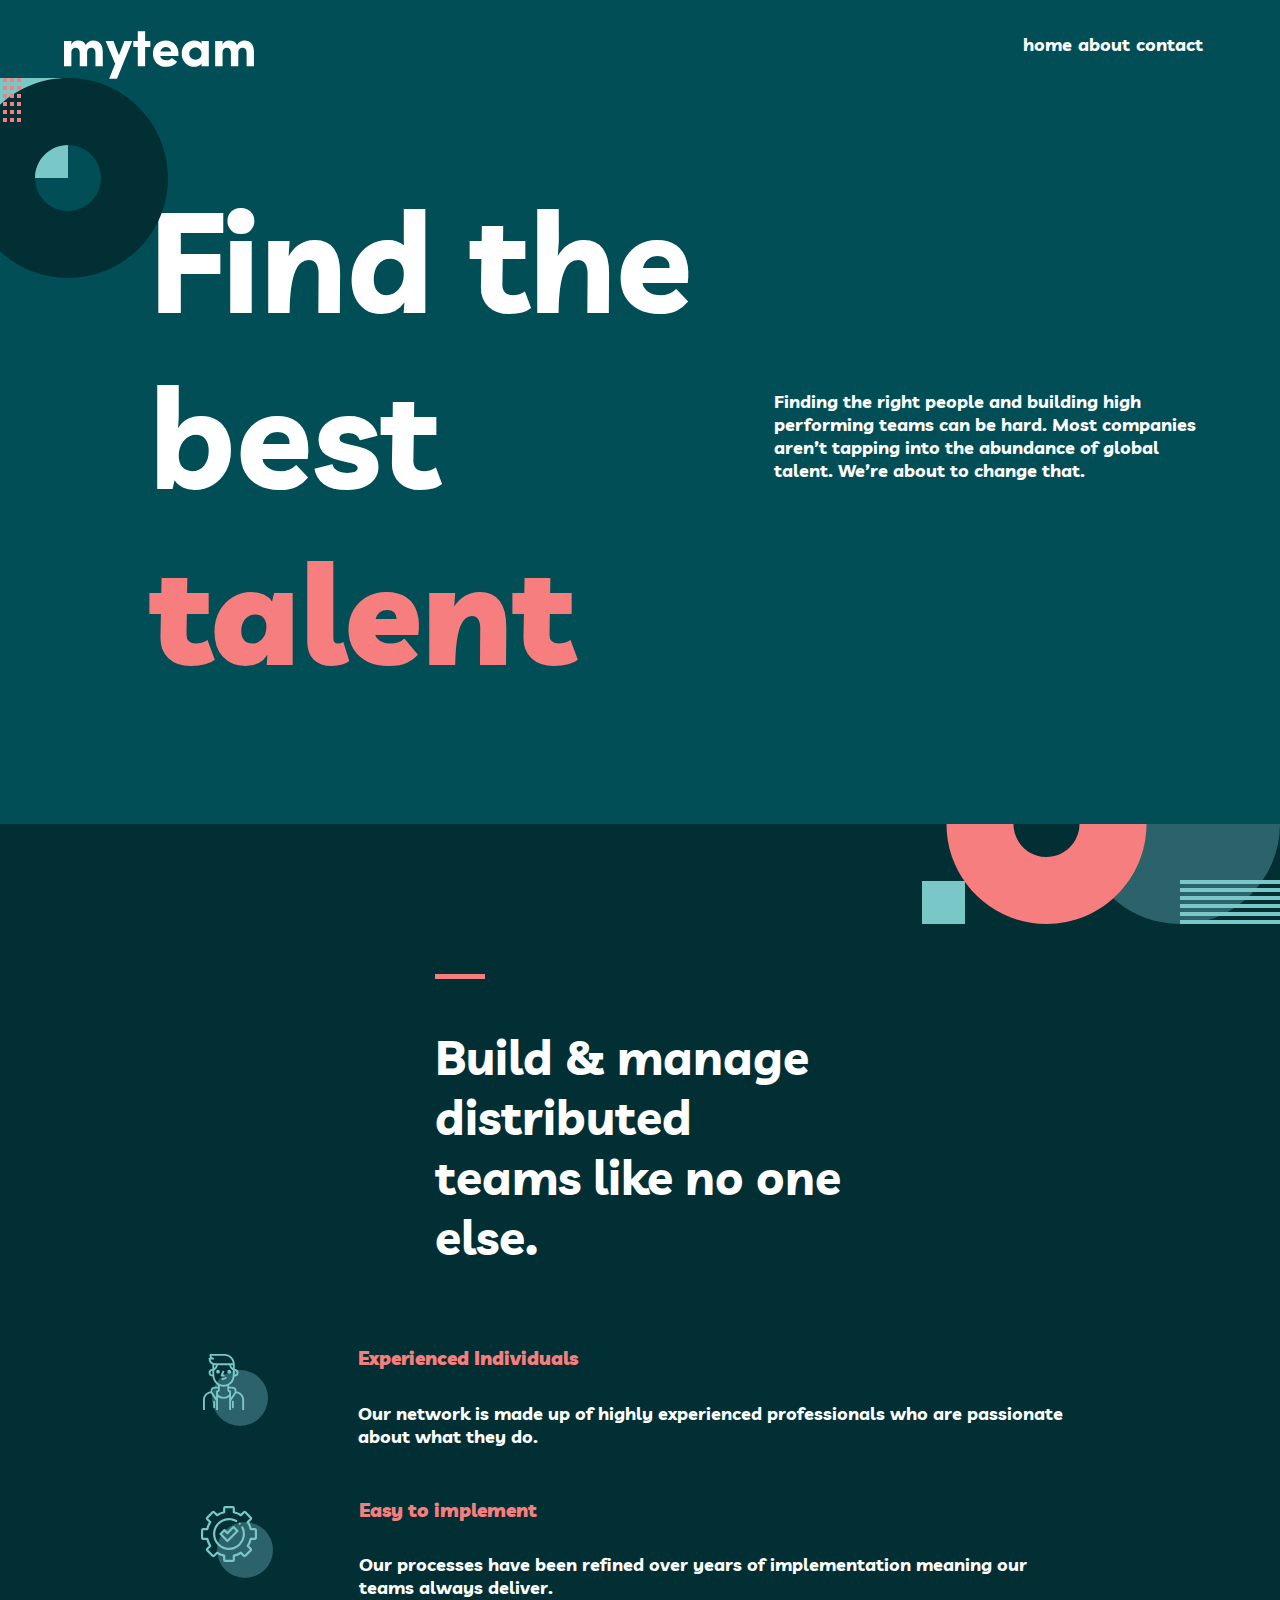
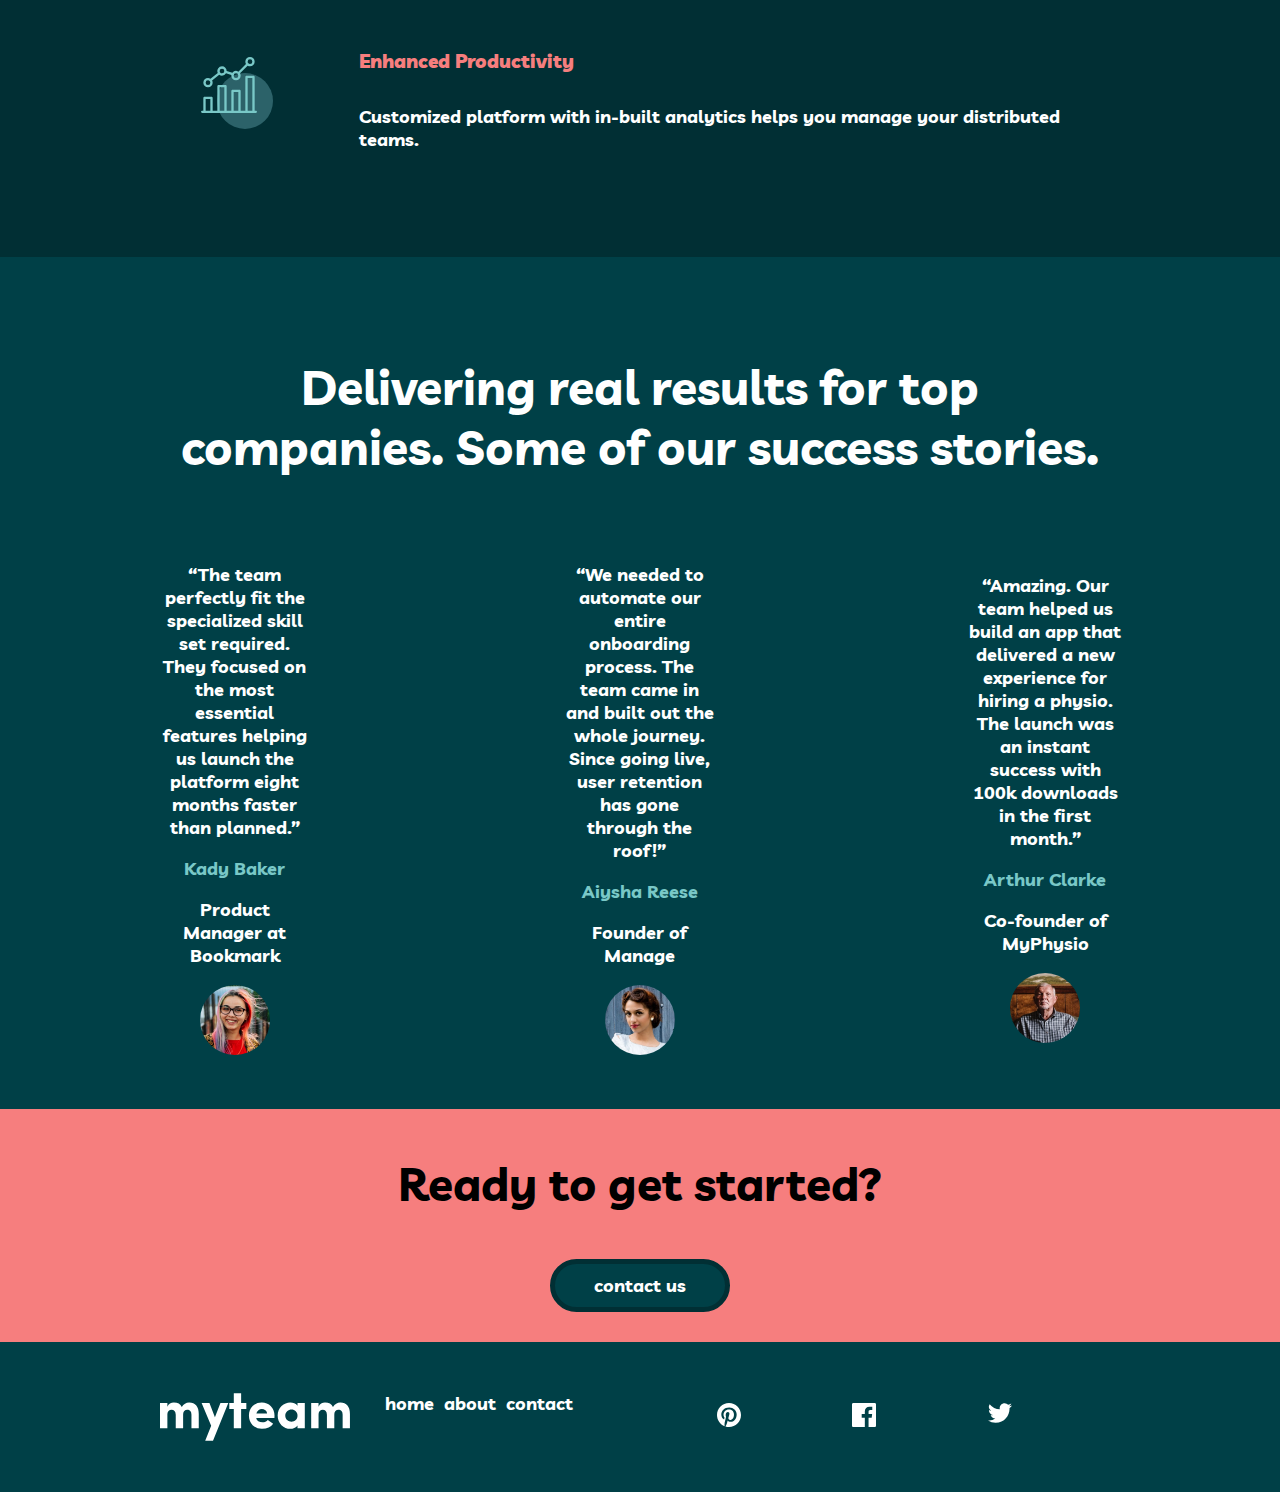
<file: index.html>
<!DOCTYPE html>
<html lang="en">
<head>
  <meta charset="UTF-8">
  <meta name="viewport" content="width=device-width, initial-scale=1.0">
  <link rel="stylesheet" href="stylesheet.css">
  <link rel="stylesheet" href="https://fonts.googleapis.com/css2?family=Oswald:wght@500&display=swap ">
  <link rel="icon" type="image/png" sizes="32x32" href="./images/favicon-32x32.png">
  
  <title>Myteam</title>
</head>

<body>

  <section class="home-section-one">

    <nav>
      <div class="brand-name">
        <svg width="190" height="50" viewBox="0 0 160 40" fill="none" xmlns="http://www.w3.org/2000/svg">
          <path id="myteam" fill-rule="evenodd" clip-rule="evenodd" d="M68.3174 29.5312V13.2143H72.6997V8.19196H68.3174V0H62.1474V8.19196H58.3538V13.2143H62.1474V29.5312H68.3174ZM6.21366 18.2366V29.5312H0V8.19196H6.21366V11.2946C6.72238 10.1935 7.44913 9.32292 8.3939 8.68304C9.41134 8.07292 10.5015 7.76786 11.6642 7.76786C14.9637 7.76786 17.1948 9.01786 18.3576 11.5179C19.8837 8.9881 21.9549 7.72321 24.5712 7.72321C27.1875 7.72321 29.186 8.56399 30.5669 10.2455C31.9477 11.9271 32.6381 14.3155 32.6381 17.4107V29.5312H26.4898V18.1473C26.4898 16.8378 26.1773 15.8036 25.5523 15.0446C24.8983 14.2857 24.0407 13.9062 22.9797 13.9062C21.9186 13.9062 21.0683 14.2634 20.4288 14.9777C19.7892 15.692 19.4695 16.7783 19.4695 18.2366V29.5312H13.2558V18.0134C13.1977 16.7336 12.8561 15.7292 12.2311 15C11.5916 14.2708 10.7631 13.9062 9.74564 13.9062C8.7282 13.9062 7.88517 14.256 7.21657 14.9554C6.54797 15.6548 6.21366 16.7485 6.21366 18.2366ZM57.4981 8.19196L44.6347 40H38.0722L43.0868 27.3438L35.0417 8.19196H41.6478L46.2481 20.2902L50.892 8.19196H57.4981ZM95.2923 25.6473C93.3591 28.5491 90.1833 29.9926 85.7646 29.9777C82.6978 29.9777 80.1106 28.9435 78.003 26.875C75.9245 24.7768 74.8853 22.0833 74.8853 18.7946C74.8853 15.506 75.9245 12.8348 78.003 10.7812C80.0815 8.72768 82.6542 7.70833 85.721 7.72321C88.7879 7.72321 91.3388 8.76488 93.3737 10.8482C95.4085 12.9315 96.4333 15.6399 96.4478 18.9732C96.4478 19.003 96.4187 19.6577 96.3606 20.9375H81.0771C81.1934 22.0685 81.7603 22.9464 82.7777 23.5714C83.7952 24.1964 84.9434 24.5089 86.2225 24.5089C88.2138 24.5089 89.7327 23.8393 90.7792 22.5L95.2923 25.6473ZM90.1905 16.9643H81.1644C81.3969 15.8036 81.9783 14.8958 82.9085 14.2411C83.8097 13.5863 84.7835 13.2738 85.83 13.3036C86.8766 13.3333 87.8286 13.6607 88.6862 14.2857C89.5437 14.9107 90.0452 15.8036 90.1905 16.9643ZM113.088 29.2188C111.911 29.7247 110.785 29.9628 109.709 29.933C106.846 29.933 104.36 28.9062 102.253 26.8527C100.145 24.7991 99.0912 22.128 99.0912 18.8393C99.0912 15.5506 100.181 12.8795 102.362 10.8259C104.542 8.77232 106.991 7.7381 109.709 7.72321C110.814 7.72321 111.947 7.96875 113.11 8.45982C114.273 8.95089 115.167 9.6503 115.792 10.558V8.19196H121.94V29.5312H115.792V27.0982C115.167 28.006 114.266 28.7128 113.088 29.2188ZM110.712 23.9062C109.302 23.9062 108.088 23.4301 107.071 22.4777C106.024 21.5253 105.501 20.3199 105.501 18.8616C105.501 17.4182 106.024 16.2054 107.071 15.2232C108.205 14.256 109.447 13.7723 110.799 13.7723C112.151 13.7723 113.321 14.2485 114.309 15.2009C115.298 16.1533 115.792 17.3735 115.792 18.8616C115.792 20.3497 115.298 21.5625 114.309 22.5C113.321 23.4375 112.122 23.9062 110.712 23.9062ZM133.522 18.2366V29.5312H127.309V8.19196H133.522V11.2946C134.031 10.1935 134.758 9.32292 135.703 8.68304C136.72 8.07292 137.81 7.76786 138.973 7.76786C142.272 7.76786 144.504 9.01786 145.666 11.5179C147.193 8.9881 149.264 7.72321 151.88 7.72321C154.496 7.72321 156.495 8.56399 157.876 10.2455C159.256 11.9271 159.947 14.3155 159.947 17.4107V29.5312H153.799V18.1473C153.799 16.8378 153.486 15.8036 152.861 15.0446C152.207 14.2857 151.35 13.9062 150.288 13.9062C149.227 13.9062 148.377 14.2634 147.738 14.9777C147.098 15.692 146.778 16.7783 146.778 18.2366V29.5312H140.565V18.0134C140.506 16.7336 140.165 15.7292 139.54 15C138.9 14.2708 138.072 13.9062 137.054 13.9062C136.037 13.9062 135.194 14.256 134.525 14.9554C133.857 15.6548 133.522 16.7485 133.522 18.2366Z" fill="white"/>
          </svg>
      </div>

      <a href="#" class="hamburger-navbar">
        <span class="bar"> </span>
        <span class="bar"> </span>
        <span class="bar"> </span>
      </a>

      <div class="right-nav-button"> 
        <a class="nav-button" href="index.html"> home</a>
        <a class="nav-button" href="about.html"> about</a>
        <a class="nav-button" href="contact.html"> contact</a>
      </div>
     
    </nav>
 
    <div class="top-main-container">
      <div class="circle-one-container">
        <svg class="circle-one" xmlns="http://www.w3.org/2000/svg" width="200" height="200"><g fill="none" fill-rule="evenodd"><path fill="#79C8C7" d="M100 200h100V100H100z"/><path fill="#012F34" d="M100 0C44.772 0 0 44.772 0 100s44.772 100 100 100 100-44.772 100-100S155.228 0 100 0zm0 67c18.225 0 33 14.775 33 33s-14.775 33-33 33-33-14.775-33-33 14.775-33 33-33z"/><path fill="#F67E7E" d="M196 196v4h4v-4h-4zm-7 0v4h4v-4h-4zm-7 0v4h4v-4h-4zm-7 0v4h4v-4h-4zm-7 0v4h4v-4h-4zm-7 0v4h4v-4h-4zm-7 0v4h4v-4h-4zm-7 0v4h4v-4h-4zm49-8v4h4v-4h-4zm-7 0v4h4v-4h-4zm-7 0v4h4v-4h-4zm-7 0v4h4v-4h-4zm-7 0v4h4v-4h-4zm-7 0v4h4v-4h-4zm-7 0v4h4v-4h-4zm-7 0v4h4v-4h-4zm49-8v4h4v-4h-4zm-7 0v4h4v-4h-4zm-7 0v4h4v-4h-4zm-7 0v4h4v-4h-4zm-7 0v4h4v-4h-4zm-7 0v4h4v-4h-4zm-7 0v4h4v-4h-4zm-7 0v4h4v-4h-4zm35-8v4h4v-4h-4zm-14 0v4h4v-4h-4zm7 0v4h4v-4h-4zm-21 0v4h4v-4h-4zm7 0v4h4v-4h-4zm35 0v4h4v-4h-4zm-7 0v4h4v-4h-4zm-42 0v4h4v-4h-4zm49-8v4h4v-4h-4zm-7 0v4h4v-4h-4zm-7 0v4h4v-4h-4zm-7 0v4h4v-4h-4zm-7 0v4h4v-4h-4zm-7 0v4h4v-4h-4zm-7 0v4h4v-4h-4zm-7 0v4h4v-4h-4zm49-8v4h4v-4h-4zm-7 0v4h4v-4h-4zm-7 0v4h4v-4h-4zm-7 0v4h4v-4h-4zm-7 0v4h4v-4h-4zm-7 0v4h4v-4h-4zm-7 0v4h4v-4h-4zm-7 0v4h4v-4h-4z"/></g></svg>
      </div>
      
      <div class="sec-one-textbox">
        <div class="Talent-textbox-one">
      
          <h1>Find the<br> best <b>talent</b></h1>
       
        </div>
      
        <div class="talent-textbox-two">
          <p>Finding the right people and building high performing teams can 
          be hard. Most companies aren’t tapping into the abundance of global 
          talent. We’re about to change that.</p>
        </div>
      </div>
      
    </div>
   
  </section>

  <section class="home-section-two">
    <div class="circle-two-container">
      <svg class="circle-two" xmlns="http://www.w3.org/2000/svg" width="358" height="100"><g fill="none" fill-rule="evenodd"><circle cx="100" cy="100" r="100" fill="#2C6269"/><path fill="#012F34" d="M258 0c55.228 0 100 44.772 100 100s-44.772 100-100 100-100-44.772-100-100S202.772 0 258 0zm0 67c-18.225 0-33 14.775-33 33s14.775 33 33 33 33-14.775 33-33-14.775-33-33-33z"/><path fill="#79C8C7" d="M358 43h-43V0h43z"/><path fill="#F67E7E" d="M233.514 0c55.228 0 100 44.772 100 100s-44.772 100-100 100c-55.229 0-100-44.772-100-100s44.771-100 100-100zm0 67c-18.226 0-33 14.775-33 33s14.774 33 33 33c18.225 0 33-14.775 33-33s-14.775-33-33-33z"/><path fill="#79C8C7" d="M100 40v4H0v-4h100zm0-8v4H0v-4h100zm0-8v4H0v-4h100zm0-8v4H0v-4h100zm0-8v4H0V8h100zm0-8v4H0V0h100z"/></g></svg>
    </div>
    
    <div class="sec-two-textbox">

      <div class="build-textbox-one">
        <div class="underline"></div>
        <h3>Build & manage distributed teams like no one else.</h3>
      </div>

      <div class="build-textbox-two">


        <div class="sec-two-textlist">
          <div class="section-two-icon-container">
            <svg class="sec-two-icon" xmlns="http://www.w3.org/2000/svg" width="65" height="72"><g fill="none" fill-rule="evenodd" transform="translate(-7)"><circle cx="44" cy="44" r="28" fill="#2C6269"/><path fill="#79C8C7" fill-rule="nonzero" d="M28.496 0c5.66 0 10.267 4.606 10.267 10.267v4.666a3.737 3.737 0 013.733 3.734 3.737 3.737 0 01-3.733 3.733h-.213a11.184 11.184 0 01-5.387 8.7v1.566h2.949a4.523 4.523 0 014.512 4.306l.005.212c0 .07 0 .14-.003.21l.122.007c4.216.561 7.348 4.142 7.348 8.332V56h-1.867V45.733a6.553 6.553 0 00-5.668-6.475l-.405-.025a4.573 4.573 0 01-.28.484l-4.847 7.233V56h-1.867l.001-13.044a9.388 9.388 0 01-5.6 1.844 9.39 9.39 0 01-5.6-1.843V56h-1.867v-9.05l-4.845-7.23a4.573 4.573 0 01-.282-.487l-.467.03c-3.17.426-5.606 3.21-5.606 6.47V56H7.029V45.733c0-4.19 3.132-7.77 7.288-8.326l.182-.013-.004-.22a4.52 4.52 0 014.305-4.502l.212-.005 2.95-.001v-1.534a10.995 10.995 0 01-5.187-7.266l-.055-.289a10.974 10.974 0 01-.13-.987l-.015-.19h-.212a3.738 3.738 0 01-3.729-3.535l-.005-.198a3.737 3.737 0 013.734-3.734l-.001-4.364A6.543 6.543 0 0112.633 4.9l-.004-.234c0-.516.418-.934.934-.934h.5a3.706 3.706 0 01-.5-1.866V.933c0-.515.418-.933.933-.933zM18.229 46.667c.515 0 .934.417.934.933v5.6a.933.933 0 11-1.867 0v-5.6c0-.516.418-.933.933-.933zm18.667 0c.516 0 .933.417.933.933v5.6a.932.932 0 11-1.867 0v-5.6c0-.516.418-.933.934-.933zm-.784-12.134h-2.95v1.139a.935.935 0 00.666.908l.11.025h.158c.516 0 .933.418.933.934v6.057l3.294-4.915c.256-.385.405-.827.434-1.289l.006-.199c0-1.47-1.19-2.66-2.651-2.66zm-14.15 0h-2.949a2.653 2.653 0 00-2.65 2.65 2.638 2.638 0 00.441 1.5l3.291 4.912v-6.056c0-.48.361-.873.825-.927l.11-.007h.158a.933.933 0 00.774-.926v-1.146zM31.296 32c-.572.213-1.168.38-1.783.5a10.97 10.97 0 01-5.684-.486v3.658a2.797 2.797 0 01-1.867 2.654v2.123a7.53 7.53 0 005.6 2.484c2.147 0 4.17-.901 5.6-2.485v-2.123a2.798 2.798 0 01-1.866-2.661zm1.933-20.8H21.895c-.413 2.84-2.638 4.552-3.666 5.203V19.6l.221 2.84c.023.267.06.54.107.81.883 4.971 5.646 8.297 10.616 7.415a9.328 9.328 0 007.529-8.593l.197-2.545v-3.122c-1.027-.65-3.255-2.363-3.67-5.205zm-3.526 11.473l1.32 1.32a7.27 7.27 0 01-5.168 2.14h-.16v-1.866h.16a5.414 5.414 0 003.848-1.594zm-3.008-6.22l1.734.694-1.355 3.386h1.422V22.4h-2.8a.935.935 0 01-.867-1.28l1.866-4.666zm12.068.347v2.8l-.072.933h.072c.98 0 1.786-.759 1.86-1.72l.006-.146c0-1.03-.837-1.867-1.866-1.867zm-22.399 0a1.869 1.869 0 00-1.868 1.867c0 1.03.837 1.866 1.867 1.866h.068l-.066-.861V16.8zm5.598-.933a1.867 1.867 0 110 3.733 1.867 1.867 0 010-3.733zm11.2 0a1.867 1.867 0 110 3.733 1.867 1.867 0 010-3.733zm3.733-4.668l-1.766.002c.272 1.256 1.054 2.215 1.768 2.86l-.002-2.862zm-18.666-.066v2.926c.714-.644 1.495-1.603 1.767-2.858l-.833-.001c-.317 0-.629-.023-.934-.067zm10.267-9.266H15.429c0 1.03.837 1.866 1.867 1.866a.934.934 0 010 1.867H14.59a4.675 4.675 0 004.573 3.733h17.68c-.465-4.194-4.03-7.466-8.347-7.466z"/><path d="M0 0h56v56H0z"/></g></svg>
          </div>

          <div class="sec-two-paragraph">
            <h5>Experienced Individuals</h5>
            <p>Our network is made up of highly experienced professionals who are passionate about what they do.</p>
          </div>

        </div>
    
        <div class="sec-two-textlist">
          <div class="section-two-icon-container">
            <svg class="sec-two-icon" xmlns="http://www.w3.org/2000/svg" width="72" height="72"><g fill="none" fill-rule="evenodd"><circle cx="44" cy="44" r="28" fill="#2C6269"/><path fill="#79C8C7" fill-rule="nonzero" d="M31.719 0a2.19 2.19 0 012.187 2.188v3.23a23.117 23.117 0 015.886 2.436l2.284-2.283a2.19 2.19 0 013.093 0l5.26 5.26a2.19 2.19 0 010 3.093l-2.283 2.284a23.117 23.117 0 012.436 5.886h3.23A2.19 2.19 0 0156 24.28v7.438a2.19 2.19 0 01-2.188 2.187h-3.237a23.122 23.122 0 01-2.44 5.877l2.293 2.293a2.19 2.19 0 010 3.093l-5.259 5.26a2.19 2.19 0 01-3.093 0l-2.301-2.301a23.12 23.12 0 01-5.869 2.426v3.258A2.19 2.19 0 0131.72 56H24.28a2.19 2.19 0 01-2.187-2.188v-3.265a23.107 23.107 0 01-5.859-2.43l-2.31 2.312a2.19 2.19 0 01-3.094 0l-5.26-5.26a2.19 2.19 0 010-3.093l2.311-2.311a23.107 23.107 0 01-2.43-5.859H2.189A2.19 2.19 0 010 31.72V24.28a2.19 2.19 0 012.188-2.187h3.258a23.106 23.106 0 012.426-5.869l-2.3-2.301a2.19 2.19 0 010-3.093l5.259-5.26a2.19 2.19 0 013.093 0l2.293 2.294a23.106 23.106 0 015.877-2.44V2.188A2.19 2.19 0 0124.28 0h7.438zm0 2.188H24.28v4.098c0 .513-.356.957-.857 1.068a20.954 20.954 0 00-6.78 2.815c-.433.277-1 .216-1.363-.148l-2.904-2.903-5.259 5.26 2.91 2.91c.363.362.425.928.149 1.36a20.959 20.959 0 00-2.801 6.774c-.11.502-.555.86-1.068.86h-4.12v7.437h4.126c.513 0 .957.357 1.068.857a20.948 20.948 0 002.805 6.764c.276.433.215 1-.148 1.362l-2.92 2.92 5.258 5.26 2.92-2.92a1.094 1.094 0 011.363-.15 20.943 20.943 0 006.764 2.806c.5.111.857.555.857 1.068v4.127h7.438v-4.12c0-.514.357-.959.859-1.069 2.41-.53 4.69-1.473 6.774-2.801a1.094 1.094 0 011.361.15l2.91 2.909 5.259-5.26-2.903-2.902a1.094 1.094 0 01-.148-1.363 20.957 20.957 0 002.815-6.78c.11-.502.555-.858 1.068-.858h4.099V24.28H49.72c-.514 0-.958-.357-1.068-.859a20.944 20.944 0 00-2.811-6.79 1.094 1.094 0 01.148-1.362l2.893-2.893-5.26-5.259-2.892 2.893c-.363.363-.929.424-1.362.148a20.954 20.954 0 00-6.79-2.81 1.093 1.093 0 01-.86-1.069V2.187zm4.087 11.877a1.094 1.094 0 11-1.07 1.908c-5.356-3.004-12.133-2.065-16.48 2.282-5.374 5.373-5.374 14.117 0 19.49A13.742 13.742 0 0028 41.775c3.53 0 7.058-1.343 9.745-4.03a13.765 13.765 0 002.588-15.903 1.094 1.094 0 111.957-.978 15.95 15.95 0 01-2.998 18.428A15.92 15.92 0 0128 43.962a15.92 15.92 0 01-11.292-4.67c-6.226-6.227-6.226-16.357 0-22.584a15.822 15.822 0 019.209-4.54 16.079 16.079 0 019.889 1.897zm-2.495 6.198l3.923 3.923c.427.427.427 1.12 0 1.547L27.23 35.737a1.095 1.095 0 01-1.547 0l-6.917-6.917a1.093 1.093 0 010-1.547l3.923-3.923a1.093 1.093 0 011.547 0l2.22 2.22 5.308-5.307a1.093 1.093 0 011.547 0zm-.774 2.32l-5.307 5.308a1.095 1.095 0 01-1.547 0l-2.22-2.22-2.377 2.376 5.37 5.37 8.458-8.457-2.377-2.377zm6.22-5.957c.288 0 .57.117.774.32.203.204.32.486.32.774a1.1 1.1 0 01-.32.773 1.1 1.1 0 01-.774.32 1.1 1.1 0 01-.774-.32 1.099 1.099 0 010-1.546c.203-.204.485-.32.774-.32z"/></g></svg>
          </div>
          
          <div class="sec-two-paragraph">
            <h5>Easy to implement</h5>
            <p>Our processes have been refined over years of implementation meaning our teams always deliver.</p>
          </div>

        </div>

        <div class="sec-two-textlist">
          <div class="section-two-icon-container">
            <svg class="sec-two-icon" xmlns="http://www.w3.org/2000/svg" width="72" height="72"><g fill="none" fill-rule="evenodd"><circle cx="44" cy="44" r="28" fill="#2C6269"/><path fill="#79C8C7" fill-rule="nonzero" d="M52.5 18.667c.644 0 1.167.522 1.167 1.166l-.001 33.833h1.167c.601 0 1.097.456 1.16 1.04l.007.127c0 .644-.523 1.167-1.167 1.167l-2.315-.001L52.5 56h-7.018l-6.964-.001L38.5 56h-7.018l-6.964-.001L24.5 56H1.167a1.167 1.167 0 010-2.333l1.166-.001V40.833c0-.6.456-1.096 1.04-1.16l.127-.006h7c.644 0 1.167.522 1.167 1.166l-.001 12.833h4.667v-24.5c0-.6.456-1.096 1.04-1.16L17.5 28h7c.644 0 1.167.523 1.167 1.167l-.001 24.499h4.667V33.833c0-.6.456-1.096 1.04-1.16l.127-.006h7c.644 0 1.167.522 1.167 1.166l-.001 19.833h4.667V19.833c0-.6.456-1.096 1.04-1.16l.127-.006zM9.333 42H4.667v11.667h4.666V42zm14-11.667h-4.666v23.334h4.666V30.333zm14 4.667h-4.666v18.667h4.666V35zm14-14h-4.666v32.667h4.666V21zM49 0a4.671 4.671 0 014.667 4.667A4.671 4.671 0 0149 9.333a4.64 4.64 0 01-2.37-.647l-7.61 7.612a4.64 4.64 0 01.647 2.369A4.671 4.671 0 0135 23.333a4.671 4.671 0 01-4.603-5.44l-5.372-1.532A4.669 4.669 0 0121 18.667a4.643 4.643 0 01-2.802-.937l-7.117 5.674c.373.67.586 1.442.586 2.263A4.671 4.671 0 017 30.333a4.671 4.671 0 01-4.667-4.666A4.671 4.671 0 017 21c.905 0 1.75.259 2.466.706l7.274-5.8A4.671 4.671 0 0121 9.333a4.671 4.671 0 014.665 4.781l5.7 1.627a4.66 4.66 0 016.005-1.095l7.61-7.611a4.64 4.64 0 01-.647-2.37A4.671 4.671 0 0149 0zM7 23.333a2.336 2.336 0 00-2.333 2.334A2.336 2.336 0 007 28a2.336 2.336 0 002.333-2.333c0-.634-.254-1.21-.666-1.632a.99.99 0 01-.106-.114l.074.082A2.325 2.325 0 007 23.333zm28-7a2.336 2.336 0 00-2.333 2.334A2.336 2.336 0 0035 21a2.336 2.336 0 002.333-2.333A2.336 2.336 0 0035 16.333zm-14-4.666A2.336 2.336 0 0018.667 14c0 .535.18 1.028.485 1.423l.028.03.015.02a2.317 2.317 0 001.805.86A2.336 2.336 0 0023.333 14 2.336 2.336 0 0021 11.667zm28-9.334a2.336 2.336 0 00-2.333 2.334c0 .631.252 1.205.661 1.626l.025.021.021.022c.42.411.993.664 1.626.664a2.336 2.336 0 002.333-2.333A2.336 2.336 0 0049 2.333z"/></g></svg>  
          </div>
          
          <div class="sec-two-paragraph">
            <h5>Enhanced Productivity</h5>
            <p>Customized platform with in-built analytics helps you manage your distributed teams.</p>
          </div>

        </div>

      </div>
    </div>
  </section>


  <section class="home-section-three">
    <h3 class="sec-three-h3">Delivering real results for top <br> companies. Some of our success stories.</h3>
  
    <div class="sec-three-main-text-container">

      <div class="sec-three-review-container">
        <div class="sec-three-text-container">
          <p>“The team perfectly fit the specialized skill set required. They focused 
          on the most essential features helping us launch the platform eight months 
          faster than planned.”</p>

          <h6>Kady Baker</h6>
          <p class="job-title"> Product Manager at Bookmark </p>
          <img class="success-story-img" src="images/assets/avatar-kady.jpg" alt="picture of Kady Baker">
        </div>
      </div>
    

      <div class="sec-three-review-container">
        <div class="sec-three-text-container">
          <p>“We needed to automate our entire onboarding process. The team came in and 
            built out the whole journey. Since going live, user retention has gone 
            through the roof!”</p>
          <h6> Aiysha Reese</h6>
          <p class="job-title">Founder of Manage </p>
          <img class="success-story-img" src="images/assets/avatar-aiysha.jpg" alt="picture of Aiysha Reese">
        </div>
      </div>

      <div class="sec-three-review-container">
        <div class="sec-three-text-container">
          <p>“Amazing. Our team helped us build an app that delivered a new experience for 
            hiring a physio. The launch was an instant success with 100k downloads in the 
            first month.”</p>
          <h6>Arthur Clarke</h6>
          <p class="job-title"> Co-founder of MyPhysio </p>
          <img class="success-story-img" src="images/assets/avatar-arthur.jpg" alt="picture of Arthur Clarke">
        </div>
      </div>
    </div>
  </section>


<section class="section-four">
  <div class="section-four-text">
    <h3 class="section-four-h3"> Ready to get started?</h3>

    <a class="contact-button-section-four" href="contact.html">contact us</a>
  </div>
</section>

<footer>
  <div class="footer-button-container">
  
    <svg class="myteam-logo" width="190" height="50" viewBox="0 0 160 40" fill="none" xmlns="http://www.w3.org/2000/svg">
      <path fill-rule="evenodd" clip-rule="evenodd" d="M68.3174 29.5312V13.2143H72.6997V8.19196H68.3174V0H62.1474V8.19196H58.3538V13.2143H62.1474V29.5312H68.3174ZM6.21366 18.2366V29.5312H0V8.19196H6.21366V11.2946C6.72238 10.1935 7.44913 9.32292 8.3939 8.68304C9.41134 8.07292 10.5015 7.76786 11.6642 7.76786C14.9637 7.76786 17.1948 9.01786 18.3576 11.5179C19.8837 8.9881 21.9549 7.72321 24.5712 7.72321C27.1875 7.72321 29.186 8.56399 30.5669 10.2455C31.9477 11.9271 32.6381 14.3155 32.6381 17.4107V29.5312H26.4898V18.1473C26.4898 16.8378 26.1773 15.8036 25.5523 15.0446C24.8983 14.2857 24.0407 13.9062 22.9797 13.9062C21.9186 13.9062 21.0683 14.2634 20.4288 14.9777C19.7892 15.692 19.4695 16.7783 19.4695 18.2366V29.5312H13.2558V18.0134C13.1977 16.7336 12.8561 15.7292 12.2311 15C11.5916 14.2708 10.7631 13.9062 9.74564 13.9062C8.7282 13.9062 7.88517 14.256 7.21657 14.9554C6.54797 15.6548 6.21366 16.7485 6.21366 18.2366ZM57.4981 8.19196L44.6347 40H38.0722L43.0868 27.3438L35.0417 8.19196H41.6478L46.2481 20.2902L50.892 8.19196H57.4981ZM95.2923 25.6473C93.3591 28.5491 90.1833 29.9926 85.7646 29.9777C82.6978 29.9777 80.1106 28.9435 78.003 26.875C75.9245 24.7768 74.8853 22.0833 74.8853 18.7946C74.8853 15.506 75.9245 12.8348 78.003 10.7812C80.0815 8.72768 82.6542 7.70833 85.721 7.72321C88.7879 7.72321 91.3388 8.76488 93.3737 10.8482C95.4085 12.9315 96.4333 15.6399 96.4478 18.9732C96.4478 19.003 96.4187 19.6577 96.3606 20.9375H81.0771C81.1934 22.0685 81.7603 22.9464 82.7777 23.5714C83.7952 24.1964 84.9434 24.5089 86.2225 24.5089C88.2138 24.5089 89.7327 23.8393 90.7792 22.5L95.2923 25.6473ZM90.1905 16.9643H81.1644C81.3969 15.8036 81.9783 14.8958 82.9085 14.2411C83.8097 13.5863 84.7835 13.2738 85.83 13.3036C86.8766 13.3333 87.8286 13.6607 88.6862 14.2857C89.5437 14.9107 90.0452 15.8036 90.1905 16.9643ZM113.088 29.2188C111.911 29.7247 110.785 29.9628 109.709 29.933C106.846 29.933 104.36 28.9062 102.253 26.8527C100.145 24.7991 99.0912 22.128 99.0912 18.8393C99.0912 15.5506 100.181 12.8795 102.362 10.8259C104.542 8.77232 106.991 7.7381 109.709 7.72321C110.814 7.72321 111.947 7.96875 113.11 8.45982C114.273 8.95089 115.167 9.6503 115.792 10.558V8.19196H121.94V29.5312H115.792V27.0982C115.167 28.006 114.266 28.7128 113.088 29.2188ZM110.712 23.9062C109.302 23.9062 108.088 23.4301 107.071 22.4777C106.024 21.5253 105.501 20.3199 105.501 18.8616C105.501 17.4182 106.024 16.2054 107.071 15.2232C108.205 14.256 109.447 13.7723 110.799 13.7723C112.151 13.7723 113.321 14.2485 114.309 15.2009C115.298 16.1533 115.792 17.3735 115.792 18.8616C115.792 20.3497 115.298 21.5625 114.309 22.5C113.321 23.4375 112.122 23.9062 110.712 23.9062ZM133.522 18.2366V29.5312H127.309V8.19196H133.522V11.2946C134.031 10.1935 134.758 9.32292 135.703 8.68304C136.72 8.07292 137.81 7.76786 138.973 7.76786C142.272 7.76786 144.504 9.01786 145.666 11.5179C147.193 8.9881 149.264 7.72321 151.88 7.72321C154.496 7.72321 156.495 8.56399 157.876 10.2455C159.256 11.9271 159.947 14.3155 159.947 17.4107V29.5312H153.799V18.1473C153.799 16.8378 153.486 15.8036 152.861 15.0446C152.207 14.2857 151.35 13.9062 150.288 13.9062C149.227 13.9062 148.377 14.2634 147.738 14.9777C147.098 15.692 146.778 16.7783 146.778 18.2366V29.5312H140.565V18.0134C140.506 16.7336 140.165 15.7292 139.54 15C138.9 14.2708 138.072 13.9062 137.054 13.9062C136.037 13.9062 135.194 14.256 134.525 14.9554C133.857 15.6548 133.522 16.7485 133.522 18.2366Z" fill="white"/>
      </svg>

    <div class="footer-nav-buttons">
  
      <a class="footer-button" href="index.html"> home</a>
      <a class="footer-button" href="about.html"> about</a>
      <a class="footer-button" href="contact.html"> contact </a>
    </div>
    
    
    <div class="footer-icon-container">

       <div>
        <a href="https://www.pinterest.com">
        <svg xmlns="http://www.w3.org/2000/svg" width="24" height="24"><path fill="#FFF" d="M12 0C5.373 0 0 5.372 0 12c0 5.084 3.163 9.426 7.627 11.174-.105-.949-.2-2.405.042-3.441.218-.937 1.407-5.965 1.407-5.965s-.359-.719-.359-1.782c0-1.668.967-2.914 2.171-2.914 1.023 0 1.518.769 1.518 1.69 0 1.029-.655 2.568-.994 3.995-.283 1.194.599 2.169 1.777 2.169 2.133 0 3.772-2.249 3.772-5.495 0-2.873-2.064-4.882-5.012-4.882-3.414 0-5.418 2.561-5.418 5.207 0 1.031.397 2.138.893 2.738a.36.36 0 01.083.345l-.333 1.36c-.053.22-.174.267-.402.161-1.499-.698-2.436-2.889-2.436-4.649 0-3.785 2.75-7.262 7.929-7.262 4.163 0 7.398 2.967 7.398 6.931 0 4.136-2.607 7.464-6.227 7.464-1.216 0-2.359-.631-2.75-1.378l-.748 2.853c-.271 1.043-1.002 2.35-1.492 3.146C9.57 23.812 10.763 24 12 24c6.627 0 12-5.373 12-12 0-6.628-5.373-12-12-12z"/></svg>
        </a>
      </div>

      <div>
        <a href="https://www.facebook.com">
        <svg xmlns="http://www.w3.org/2000/svg" width="24" height="24"><path fill="#FFF" d="M22.675 0H1.325C.593 0 0 .593 0 1.325v21.351C0 23.407.593 24 1.325 24H12.82v-9.294H9.692v-3.622h3.128V8.413c0-3.1 1.893-4.788 4.659-4.788 1.325 0 2.463.099 2.795.143v3.24l-1.918.001c-1.504 0-1.795.715-1.795 1.763v2.313h3.587l-.467 3.622h-3.12V24h6.116c.73 0 1.323-.593 1.323-1.325V1.325C24 .593 23.407 0 22.675 0z"/></svg>
        </a>
      </div>

      <div>
        <a href="https://www.twitter.com">
        <svg xmlns="http://www.w3.org/2000/svg" width="24" height="20"><path fill="#FFF" d="M24 2.557a9.83 9.83 0 01-2.828.775A4.932 4.932 0 0023.337.608a9.864 9.864 0 01-3.127 1.195A4.916 4.916 0 0016.616.248c-3.179 0-5.515 2.966-4.797 6.045A13.978 13.978 0 011.671 1.149a4.93 4.93 0 001.523 6.574 4.903 4.903 0 01-2.229-.616c-.054 2.281 1.581 4.415 3.949 4.89a4.935 4.935 0 01-2.224.084 4.928 4.928 0 004.6 3.419A9.9 9.9 0 010 17.54a13.94 13.94 0 007.548 2.212c9.142 0 14.307-7.721 13.995-14.646A10.025 10.025 0 0024 2.557z"/></svg>
        </a>
      </div>

      </div>
  </div>
</footer>

<script src="https://cdn.jsdelivr.net/npm/jquery@3.6.3/dist/jquery.min.js"></script>

  <script>
    $(document).ready(function() {
      

      $(window).resize(function() {
        if ($(this).width() < 650) {
        $(".right-nav-button").hide();
      } 
    
      // if window width is above 650px it will hide the hamburger navbar//
         
      else {
     $(".right-nav-button").show();
      }

      });

      // 
      
      // if screen width is above 650px display nav button container //
  
      //
      $(window).resize(function() {
        if ($(this).width() > 650) {
        $(".hamburger-navbar").hide();
      } 
    
      // if window width is above 650px it will hide the hamburger navbar//
         
      else {
     $(".hamburger-navbar").show();
    
      }

      });

      $(".hamburger-navbar") 
        $(".right-nav-button").hide();

      $(".hamburger-navbar")
        .on("click", function() {
          
          $(".right-nav-button").slideToggle();  
        
        })
      });

      // slide toggle for mobile navbar //

  </script>

</body>
</html>
</file>
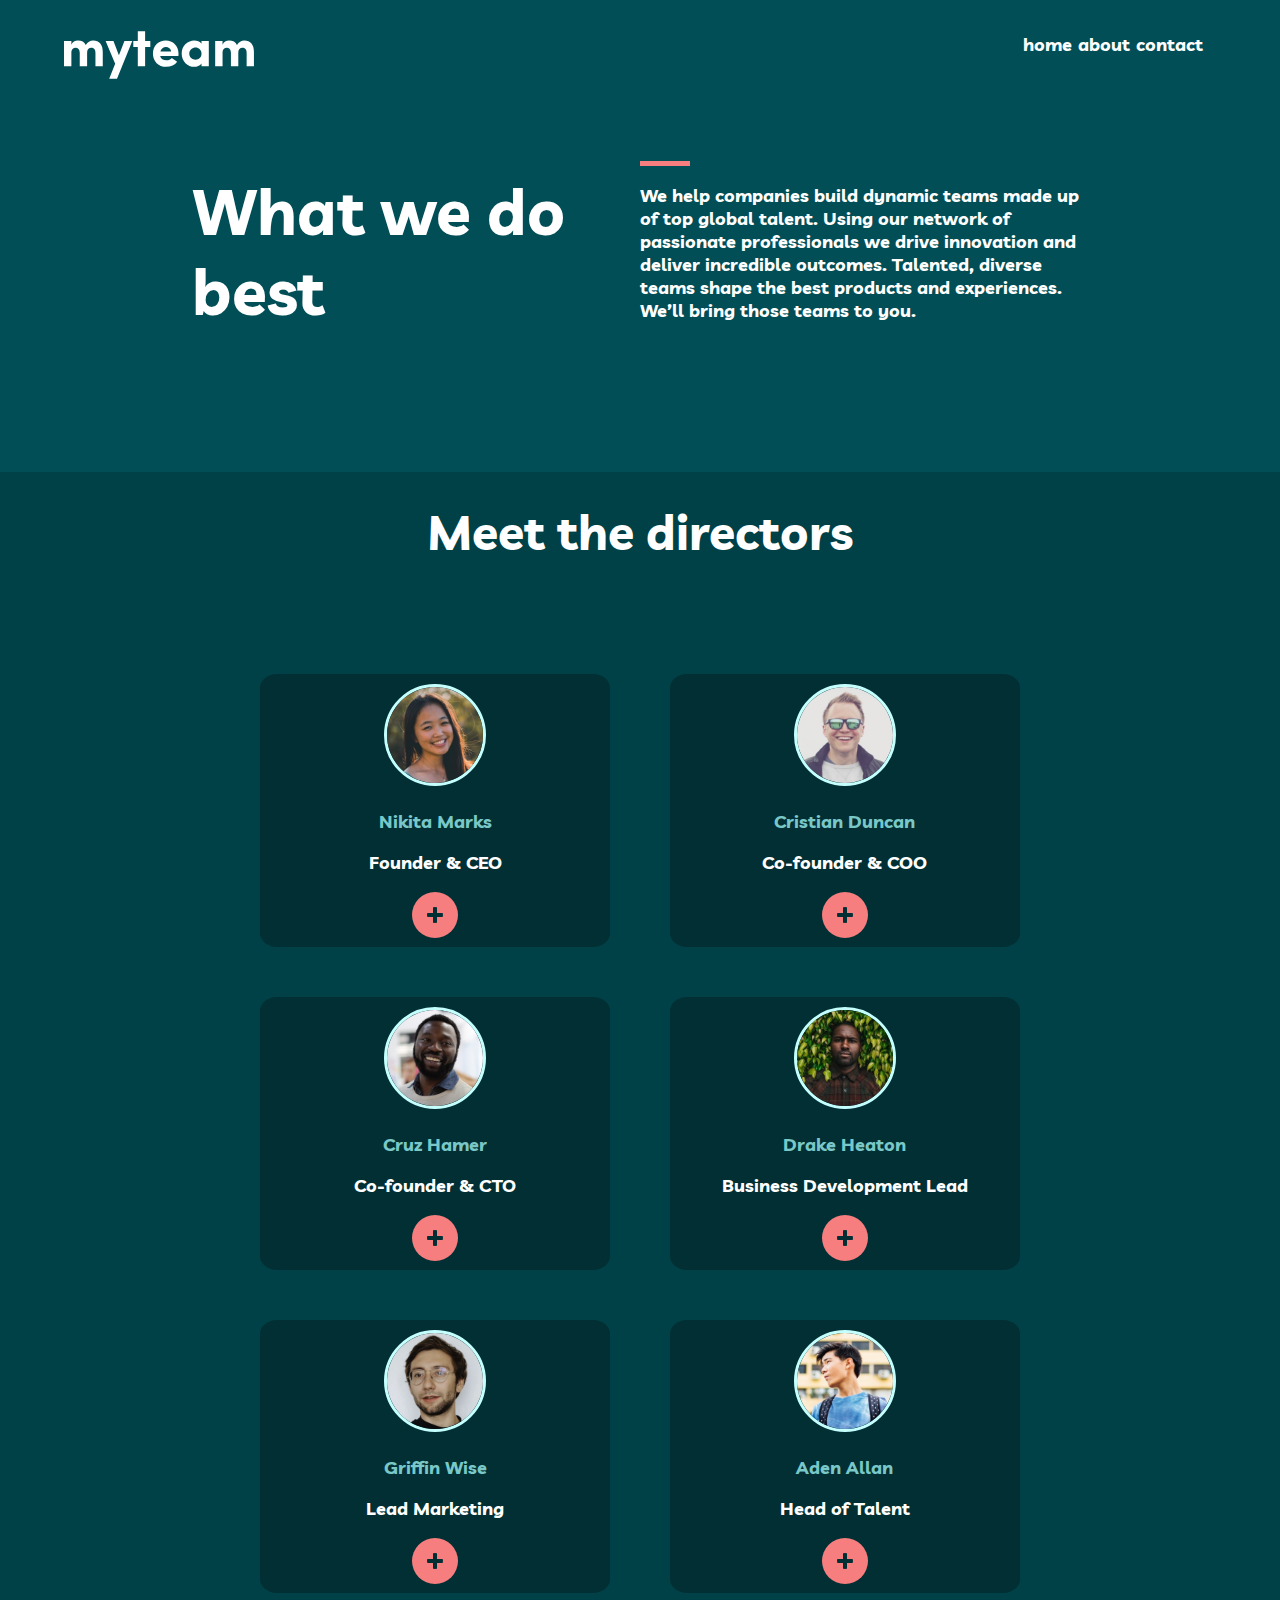
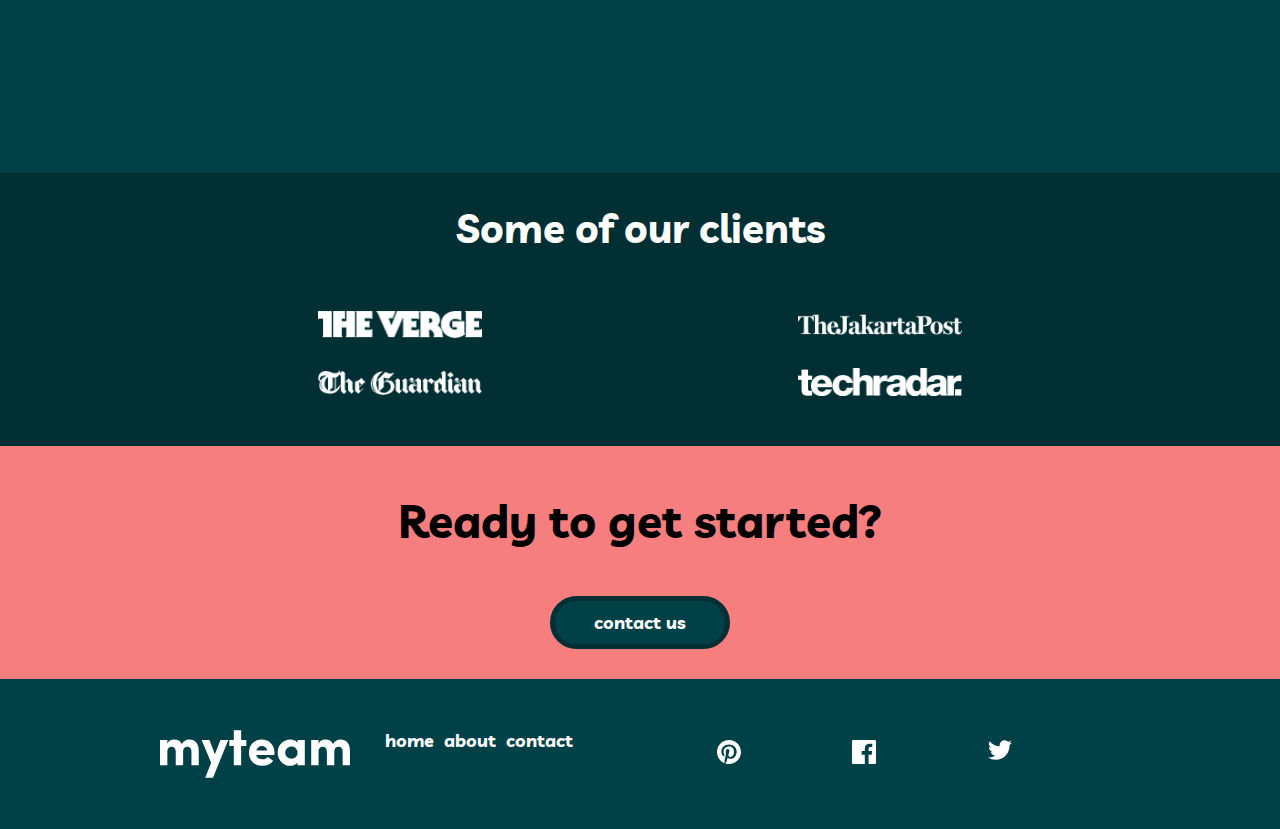
<file: about.html>
<!DOCTYPE html>
<html lang="en">
<head>
  <meta charset="UTF-8">
  <meta name="viewport" content="width=device-width, initial-scale=1.0">

  <link rel="icon" type="image/png" sizes="32x32" href="./images/favicon-32x32.png">
  <link rel="stylesheet" href="stylesheet.css">
  <title>About Myteam</title>
</head>
<body>
<header>
  
  <nav>
    <div class="brand-name">
      <svg width="190" height="50" viewBox="0 0 160 40" fill="none" xmlns="http://www.w3.org/2000/svg">
        <path id="myteam" fill-rule="evenodd" clip-rule="evenodd" d="M68.3174 29.5312V13.2143H72.6997V8.19196H68.3174V0H62.1474V8.19196H58.3538V13.2143H62.1474V29.5312H68.3174ZM6.21366 18.2366V29.5312H0V8.19196H6.21366V11.2946C6.72238 10.1935 7.44913 9.32292 8.3939 8.68304C9.41134 8.07292 10.5015 7.76786 11.6642 7.76786C14.9637 7.76786 17.1948 9.01786 18.3576 11.5179C19.8837 8.9881 21.9549 7.72321 24.5712 7.72321C27.1875 7.72321 29.186 8.56399 30.5669 10.2455C31.9477 11.9271 32.6381 14.3155 32.6381 17.4107V29.5312H26.4898V18.1473C26.4898 16.8378 26.1773 15.8036 25.5523 15.0446C24.8983 14.2857 24.0407 13.9062 22.9797 13.9062C21.9186 13.9062 21.0683 14.2634 20.4288 14.9777C19.7892 15.692 19.4695 16.7783 19.4695 18.2366V29.5312H13.2558V18.0134C13.1977 16.7336 12.8561 15.7292 12.2311 15C11.5916 14.2708 10.7631 13.9062 9.74564 13.9062C8.7282 13.9062 7.88517 14.256 7.21657 14.9554C6.54797 15.6548 6.21366 16.7485 6.21366 18.2366ZM57.4981 8.19196L44.6347 40H38.0722L43.0868 27.3438L35.0417 8.19196H41.6478L46.2481 20.2902L50.892 8.19196H57.4981ZM95.2923 25.6473C93.3591 28.5491 90.1833 29.9926 85.7646 29.9777C82.6978 29.9777 80.1106 28.9435 78.003 26.875C75.9245 24.7768 74.8853 22.0833 74.8853 18.7946C74.8853 15.506 75.9245 12.8348 78.003 10.7812C80.0815 8.72768 82.6542 7.70833 85.721 7.72321C88.7879 7.72321 91.3388 8.76488 93.3737 10.8482C95.4085 12.9315 96.4333 15.6399 96.4478 18.9732C96.4478 19.003 96.4187 19.6577 96.3606 20.9375H81.0771C81.1934 22.0685 81.7603 22.9464 82.7777 23.5714C83.7952 24.1964 84.9434 24.5089 86.2225 24.5089C88.2138 24.5089 89.7327 23.8393 90.7792 22.5L95.2923 25.6473ZM90.1905 16.9643H81.1644C81.3969 15.8036 81.9783 14.8958 82.9085 14.2411C83.8097 13.5863 84.7835 13.2738 85.83 13.3036C86.8766 13.3333 87.8286 13.6607 88.6862 14.2857C89.5437 14.9107 90.0452 15.8036 90.1905 16.9643ZM113.088 29.2188C111.911 29.7247 110.785 29.9628 109.709 29.933C106.846 29.933 104.36 28.9062 102.253 26.8527C100.145 24.7991 99.0912 22.128 99.0912 18.8393C99.0912 15.5506 100.181 12.8795 102.362 10.8259C104.542 8.77232 106.991 7.7381 109.709 7.72321C110.814 7.72321 111.947 7.96875 113.11 8.45982C114.273 8.95089 115.167 9.6503 115.792 10.558V8.19196H121.94V29.5312H115.792V27.0982C115.167 28.006 114.266 28.7128 113.088 29.2188ZM110.712 23.9062C109.302 23.9062 108.088 23.4301 107.071 22.4777C106.024 21.5253 105.501 20.3199 105.501 18.8616C105.501 17.4182 106.024 16.2054 107.071 15.2232C108.205 14.256 109.447 13.7723 110.799 13.7723C112.151 13.7723 113.321 14.2485 114.309 15.2009C115.298 16.1533 115.792 17.3735 115.792 18.8616C115.792 20.3497 115.298 21.5625 114.309 22.5C113.321 23.4375 112.122 23.9062 110.712 23.9062ZM133.522 18.2366V29.5312H127.309V8.19196H133.522V11.2946C134.031 10.1935 134.758 9.32292 135.703 8.68304C136.72 8.07292 137.81 7.76786 138.973 7.76786C142.272 7.76786 144.504 9.01786 145.666 11.5179C147.193 8.9881 149.264 7.72321 151.88 7.72321C154.496 7.72321 156.495 8.56399 157.876 10.2455C159.256 11.9271 159.947 14.3155 159.947 17.4107V29.5312H153.799V18.1473C153.799 16.8378 153.486 15.8036 152.861 15.0446C152.207 14.2857 151.35 13.9062 150.288 13.9062C149.227 13.9062 148.377 14.2634 147.738 14.9777C147.098 15.692 146.778 16.7783 146.778 18.2366V29.5312H140.565V18.0134C140.506 16.7336 140.165 15.7292 139.54 15C138.9 14.2708 138.072 13.9062 137.054 13.9062C136.037 13.9062 135.194 14.256 134.525 14.9554C133.857 15.6548 133.522 16.7485 133.522 18.2366Z" fill="white"/>
        </svg>
    </div>

    <a href="#" class="hamburger-navbar">
      <span class="bar"> </span>
      <span class="bar"> </span>
      <span class="bar"> </span>
    </a>

    <div class="right-nav-button"> 
      <a class="nav-button" href="index.html"> home</a>
      <a class="nav-button" href="about.html"> about</a>
      <a class="nav-button" href="contact.html"> contact</a>
    </div>
   
  </nav>

  <div class="about-header-text">
    <div class="about-h1-container">
      <h1 class="header-h1">What we do best</h1>
    </div>
  
    <div class="about-header-p-container">
      <div class="underline"></div>

      <p class="about-p-text">We help companies build dynamic teams made up of top global talent. 
      Using our network of passionate professionals we drive innovation 
      and deliver incredible outcomes. Talented, diverse teams shape the 
      best products and experiences. We’ll bring those teams to you.</p>
    </div>
  </div>
</header>

<section class="about-section-one">
  <div class="meet-directors-container">
      <h3 class="about-h3"> Meet the directors</h3>

      <div class="directors-container">

        <div class="directors-text-container">
          <div class="img-container">
            <img class="directors-img" src="images/assets/avatar-nikita.jpg" alt="picture of Nikita marks"> 
          </div>       
            <p class="about-hidden-p" id="nikita-box-1">
              "It always amazes me how much talent 
              there is in every corner of the globe.”
          </p>
          
            <div class="about-hidden-logo-container" id="nikita-box-2">
            <svg xmlns="http://www.w3.org/2000/svg" width="24" height="24"><path fill="#FFF" d="M12 0C5.373 0 0 5.372 0 12c0 5.084 3.163 9.426 7.627 11.174-.105-.949-.2-2.405.042-3.441.218-.937 1.407-5.965 1.407-5.965s-.359-.719-.359-1.782c0-1.668.967-2.914 2.171-2.914 1.023 0 1.518.769 1.518 1.69 0 1.029-.655 2.568-.994 3.995-.283 1.194.599 2.169 1.777 2.169 2.133 0 3.772-2.249 3.772-5.495 0-2.873-2.064-4.882-5.012-4.882-3.414 0-5.418 2.561-5.418 5.207 0 1.031.397 2.138.893 2.738a.36.36 0 01.083.345l-.333 1.36c-.053.22-.174.267-.402.161-1.499-.698-2.436-2.889-2.436-4.649 0-3.785 2.75-7.262 7.929-7.262 4.163 0 7.398 2.967 7.398 6.931 0 4.136-2.607 7.464-6.227 7.464-1.216 0-2.359-.631-2.75-1.378l-.748 2.853c-.271 1.043-1.002 2.35-1.492 3.146C9.57 23.812 10.763 24 12 24c6.627 0 12-5.373 12-12 0-6.628-5.373-12-12-12z"/></svg>
            <svg xmlns="http://www.w3.org/2000/svg" width="24" height="24"><path fill="#FFF" d="M22.675 0H1.325C.593 0 0 .593 0 1.325v21.351C0 23.407.593 24 1.325 24H12.82v-9.294H9.692v-3.622h3.128V8.413c0-3.1 1.893-4.788 4.659-4.788 1.325 0 2.463.099 2.795.143v3.24l-1.918.001c-1.504 0-1.795.715-1.795 1.763v2.313h3.587l-.467 3.622h-3.12V24h6.116c.73 0 1.323-.593 1.323-1.325V1.325C24 .593 23.407 0 22.675 0z"/></svg>
            <svg xmlns="http://www.w3.org/2000/svg" width="24" height="20"><path fill="#FFF" d="M24 2.557a9.83 9.83 0 01-2.828.775A4.932 4.932 0 0023.337.608a9.864 9.864 0 01-3.127 1.195A4.916 4.916 0 0016.616.248c-3.179 0-5.515 2.966-4.797 6.045A13.978 13.978 0 011.671 1.149a4.93 4.93 0 001.523 6.574 4.903 4.903 0 01-2.229-.616c-.054 2.281 1.581 4.415 3.949 4.89a4.935 4.935 0 01-2.224.084 4.928 4.928 0 004.6 3.419A9.9 9.9 0 010 17.54a13.94 13.94 0 007.548 2.212c9.142 0 14.307-7.721 13.995-14.646A10.025 10.025 0 0024 2.557z"/></svg>
          </div>

          <h6>Nikita Marks</h6>
          <p class="job-title">
            Founder & CEO
          </p>

          <svg class="plus-sign-nikita" xmlns="http://www.w3.org/2000/svg" width="16" height="16"><path fill="#012F34" fill-rule="evenodd" d="M10 0v5.999L16 6v4h-6v6H6v-6H0V6h6V0h4z"/></svg>
        </div>

        <div class="directors-text-container">
          <div class="img-container">
            <img class="directors-img" src="images/assets/avatar-christian.jpg" alt="picture of Cristian Duncan">
          </div>

          <p class="about-hidden-p" id="cristian-box-1">
            “Distributed teams required unique processes.
            You need to approach work in a new way.”
          </p>

          <div class="about-hidden-logo-container" id="cristian-box-2">
            <svg xmlns="http://www.w3.org/2000/svg" width="24" height="24"><path fill="#FFF" d="M12 0C5.373 0 0 5.372 0 12c0 5.084 3.163 9.426 7.627 11.174-.105-.949-.2-2.405.042-3.441.218-.937 1.407-5.965 1.407-5.965s-.359-.719-.359-1.782c0-1.668.967-2.914 2.171-2.914 1.023 0 1.518.769 1.518 1.69 0 1.029-.655 2.568-.994 3.995-.283 1.194.599 2.169 1.777 2.169 2.133 0 3.772-2.249 3.772-5.495 0-2.873-2.064-4.882-5.012-4.882-3.414 0-5.418 2.561-5.418 5.207 0 1.031.397 2.138.893 2.738a.36.36 0 01.083.345l-.333 1.36c-.053.22-.174.267-.402.161-1.499-.698-2.436-2.889-2.436-4.649 0-3.785 2.75-7.262 7.929-7.262 4.163 0 7.398 2.967 7.398 6.931 0 4.136-2.607 7.464-6.227 7.464-1.216 0-2.359-.631-2.75-1.378l-.748 2.853c-.271 1.043-1.002 2.35-1.492 3.146C9.57 23.812 10.763 24 12 24c6.627 0 12-5.373 12-12 0-6.628-5.373-12-12-12z"/></svg>
            <svg xmlns="http://www.w3.org/2000/svg" width="24" height="24"><path fill="#FFF" d="M22.675 0H1.325C.593 0 0 .593 0 1.325v21.351C0 23.407.593 24 1.325 24H12.82v-9.294H9.692v-3.622h3.128V8.413c0-3.1 1.893-4.788 4.659-4.788 1.325 0 2.463.099 2.795.143v3.24l-1.918.001c-1.504 0-1.795.715-1.795 1.763v2.313h3.587l-.467 3.622h-3.12V24h6.116c.73 0 1.323-.593 1.323-1.325V1.325C24 .593 23.407 0 22.675 0z"/></svg>
            <svg xmlns="http://www.w3.org/2000/svg" width="24" height="20"><path fill="#FFF" d="M24 2.557a9.83 9.83 0 01-2.828.775A4.932 4.932 0 0023.337.608a9.864 9.864 0 01-3.127 1.195A4.916 4.916 0 0016.616.248c-3.179 0-5.515 2.966-4.797 6.045A13.978 13.978 0 011.671 1.149a4.93 4.93 0 001.523 6.574 4.903 4.903 0 01-2.229-.616c-.054 2.281 1.581 4.415 3.949 4.89a4.935 4.935 0 01-2.224.084 4.928 4.928 0 004.6 3.419A9.9 9.9 0 010 17.54a13.94 13.94 0 007.548 2.212c9.142 0 14.307-7.721 13.995-14.646A10.025 10.025 0 0024 2.557z"/></svg>
          </div>
            
          <h6>Cristian Duncan</h6>
          <p class="job-title">Co-founder & COO</p>
          <svg class="plus-sign-cristian" xmlns="http://www.w3.org/2000/svg" width="16" height="16"><path fill="#012F34" fill-rule="evenodd" d="M10 0v5.999L16 6v4h-6v6H6v-6H0V6h6V0h4z"/></svg>
        </div>

        <div class="directors-text-container">
          <div class="img-container">
            <img class="directors-img" src="images/assets/avatar-cruz.jpg" alt="picture of Cruz Hamer">
          </div>

          <p class="about-hidden-p" id="cruz-box-1">
            “Technology is at the forefront of enabling distributed teams. 
            That's where we come in.”
          </p>
          
          <div class="about-hidden-logo-container" id="cruz-box-2">
            <svg xmlns="http://www.w3.org/2000/svg" width="24" height="24"><path fill="#FFF" d="M12 0C5.373 0 0 5.372 0 12c0 5.084 3.163 9.426 7.627 11.174-.105-.949-.2-2.405.042-3.441.218-.937 1.407-5.965 1.407-5.965s-.359-.719-.359-1.782c0-1.668.967-2.914 2.171-2.914 1.023 0 1.518.769 1.518 1.69 0 1.029-.655 2.568-.994 3.995-.283 1.194.599 2.169 1.777 2.169 2.133 0 3.772-2.249 3.772-5.495 0-2.873-2.064-4.882-5.012-4.882-3.414 0-5.418 2.561-5.418 5.207 0 1.031.397 2.138.893 2.738a.36.36 0 01.083.345l-.333 1.36c-.053.22-.174.267-.402.161-1.499-.698-2.436-2.889-2.436-4.649 0-3.785 2.75-7.262 7.929-7.262 4.163 0 7.398 2.967 7.398 6.931 0 4.136-2.607 7.464-6.227 7.464-1.216 0-2.359-.631-2.75-1.378l-.748 2.853c-.271 1.043-1.002 2.35-1.492 3.146C9.57 23.812 10.763 24 12 24c6.627 0 12-5.373 12-12 0-6.628-5.373-12-12-12z"/></svg>
            <svg xmlns="http://www.w3.org/2000/svg" width="24" height="24"><path fill="#FFF" d="M22.675 0H1.325C.593 0 0 .593 0 1.325v21.351C0 23.407.593 24 1.325 24H12.82v-9.294H9.692v-3.622h3.128V8.413c0-3.1 1.893-4.788 4.659-4.788 1.325 0 2.463.099 2.795.143v3.24l-1.918.001c-1.504 0-1.795.715-1.795 1.763v2.313h3.587l-.467 3.622h-3.12V24h6.116c.73 0 1.323-.593 1.323-1.325V1.325C24 .593 23.407 0 22.675 0z"/></svg>
            <svg xmlns="http://www.w3.org/2000/svg" width="24" height="20"><path fill="#FFF" d="M24 2.557a9.83 9.83 0 01-2.828.775A4.932 4.932 0 0023.337.608a9.864 9.864 0 01-3.127 1.195A4.916 4.916 0 0016.616.248c-3.179 0-5.515 2.966-4.797 6.045A13.978 13.978 0 011.671 1.149a4.93 4.93 0 001.523 6.574 4.903 4.903 0 01-2.229-.616c-.054 2.281 1.581 4.415 3.949 4.89a4.935 4.935 0 01-2.224.084 4.928 4.928 0 004.6 3.419A9.9 9.9 0 010 17.54a13.94 13.94 0 007.548 2.212c9.142 0 14.307-7.721 13.995-14.646A10.025 10.025 0 0024 2.557z"/></svg>
          </div>

          <h6>Cruz Hamer</h6>
          <p class="job-title">Co-founder & CTO</p>
          <svg class="plus-sign-cruz" xmlns="http://www.w3.org/2000/svg" width="16" height="16"><path fill="#012F34" fill-rule="evenodd" d="M10 0v5.999L16 6v4h-6v6H6v-6H0V6h6V0h4z"/></svg>
        </div>


        <div class="directors-text-container">
          <div class="img-container">
            <img class="directors-img" src="images/assets/avatar-drake.jpg" alt="picture of Drake Heaton">
          </div>

          <p class="about-hidden-p" id="drake-box-1"> 
            “Hiring similar people from similar backgrounds is
            a surefire way to stunt innovation.”
          </p>

          <div class="about-hidden-logo-container" id="drake-box-2">
            <svg xmlns="http://www.w3.org/2000/svg" width="24" height="24"><path fill="#FFF" d="M12 0C5.373 0 0 5.372 0 12c0 5.084 3.163 9.426 7.627 11.174-.105-.949-.2-2.405.042-3.441.218-.937 1.407-5.965 1.407-5.965s-.359-.719-.359-1.782c0-1.668.967-2.914 2.171-2.914 1.023 0 1.518.769 1.518 1.69 0 1.029-.655 2.568-.994 3.995-.283 1.194.599 2.169 1.777 2.169 2.133 0 3.772-2.249 3.772-5.495 0-2.873-2.064-4.882-5.012-4.882-3.414 0-5.418 2.561-5.418 5.207 0 1.031.397 2.138.893 2.738a.36.36 0 01.083.345l-.333 1.36c-.053.22-.174.267-.402.161-1.499-.698-2.436-2.889-2.436-4.649 0-3.785 2.75-7.262 7.929-7.262 4.163 0 7.398 2.967 7.398 6.931 0 4.136-2.607 7.464-6.227 7.464-1.216 0-2.359-.631-2.75-1.378l-.748 2.853c-.271 1.043-1.002 2.35-1.492 3.146C9.57 23.812 10.763 24 12 24c6.627 0 12-5.373 12-12 0-6.628-5.373-12-12-12z"/></svg>
            <svg xmlns="http://www.w3.org/2000/svg" width="24" height="24"><path fill="#FFF" d="M22.675 0H1.325C.593 0 0 .593 0 1.325v21.351C0 23.407.593 24 1.325 24H12.82v-9.294H9.692v-3.622h3.128V8.413c0-3.1 1.893-4.788 4.659-4.788 1.325 0 2.463.099 2.795.143v3.24l-1.918.001c-1.504 0-1.795.715-1.795 1.763v2.313h3.587l-.467 3.622h-3.12V24h6.116c.73 0 1.323-.593 1.323-1.325V1.325C24 .593 23.407 0 22.675 0z"/></svg>
            <svg xmlns="http://www.w3.org/2000/svg" width="24" height="20"><path fill="#FFF" d="M24 2.557a9.83 9.83 0 01-2.828.775A4.932 4.932 0 0023.337.608a9.864 9.864 0 01-3.127 1.195A4.916 4.916 0 0016.616.248c-3.179 0-5.515 2.966-4.797 6.045A13.978 13.978 0 011.671 1.149a4.93 4.93 0 001.523 6.574 4.903 4.903 0 01-2.229-.616c-.054 2.281 1.581 4.415 3.949 4.89a4.935 4.935 0 01-2.224.084 4.928 4.928 0 004.6 3.419A9.9 9.9 0 010 17.54a13.94 13.94 0 007.548 2.212c9.142 0 14.307-7.721 13.995-14.646A10.025 10.025 0 0024 2.557z"/></svg>
          </div>

          <h6>Drake Heaton</h6>
          <p class="job-title">Business Development Lead</p>
          <svg class="plus-sign-drake" xmlns="http://www.w3.org/2000/svg" width="16" height="16"><path fill="#012F34" fill-rule="evenodd" d="M10 0v5.999L16 6v4h-6v6H6v-6H0V6h6V0h4z"/></svg>
        </div>

        <div class="directors-text-container">
          <div class="img-container">
            <img class="directors-img" src="images/assets/avatar-griffin.jpg" alt="picture of Griffin Wise">
          </div>

          <p class="about-hidden-p" id="griffin-box-1">“Unique perspectives shape unique products, which is
            what you need to survive these days.”</p>
          
          <div class="about-hidden-logo-container" id="griffin-box-2">
            <svg xmlns="http://www.w3.org/2000/svg" width="24" height="24"><path fill="#FFF" d="M12 0C5.373 0 0 5.372 0 12c0 5.084 3.163 9.426 7.627 11.174-.105-.949-.2-2.405.042-3.441.218-.937 1.407-5.965 1.407-5.965s-.359-.719-.359-1.782c0-1.668.967-2.914 2.171-2.914 1.023 0 1.518.769 1.518 1.69 0 1.029-.655 2.568-.994 3.995-.283 1.194.599 2.169 1.777 2.169 2.133 0 3.772-2.249 3.772-5.495 0-2.873-2.064-4.882-5.012-4.882-3.414 0-5.418 2.561-5.418 5.207 0 1.031.397 2.138.893 2.738a.36.36 0 01.083.345l-.333 1.36c-.053.22-.174.267-.402.161-1.499-.698-2.436-2.889-2.436-4.649 0-3.785 2.75-7.262 7.929-7.262 4.163 0 7.398 2.967 7.398 6.931 0 4.136-2.607 7.464-6.227 7.464-1.216 0-2.359-.631-2.75-1.378l-.748 2.853c-.271 1.043-1.002 2.35-1.492 3.146C9.57 23.812 10.763 24 12 24c6.627 0 12-5.373 12-12 0-6.628-5.373-12-12-12z"/></svg>
            <svg xmlns="http://www.w3.org/2000/svg" width="24" height="24"><path fill="#FFF" d="M22.675 0H1.325C.593 0 0 .593 0 1.325v21.351C0 23.407.593 24 1.325 24H12.82v-9.294H9.692v-3.622h3.128V8.413c0-3.1 1.893-4.788 4.659-4.788 1.325 0 2.463.099 2.795.143v3.24l-1.918.001c-1.504 0-1.795.715-1.795 1.763v2.313h3.587l-.467 3.622h-3.12V24h6.116c.73 0 1.323-.593 1.323-1.325V1.325C24 .593 23.407 0 22.675 0z"/></svg>
            <svg xmlns="http://www.w3.org/2000/svg" width="24" height="20"><path fill="#FFF" d="M24 2.557a9.83 9.83 0 01-2.828.775A4.932 4.932 0 0023.337.608a9.864 9.864 0 01-3.127 1.195A4.916 4.916 0 0016.616.248c-3.179 0-5.515 2.966-4.797 6.045A13.978 13.978 0 011.671 1.149a4.93 4.93 0 001.523 6.574 4.903 4.903 0 01-2.229-.616c-.054 2.281 1.581 4.415 3.949 4.89a4.935 4.935 0 01-2.224.084 4.928 4.928 0 004.6 3.419A9.9 9.9 0 010 17.54a13.94 13.94 0 007.548 2.212c9.142 0 14.307-7.721 13.995-14.646A10.025 10.025 0 0024 2.557z"/></svg>
          </div>  
          
          <h6> Griffin Wise</h6>
          <p class="job-title">Lead Marketing</p>
          <svg class="plus-sign-griffin" xmlns="http://www.w3.org/2000/svg" width="16" height="16"><path fill="#012F34" fill-rule="evenodd" d="M10 0v5.999L16 6v4h-6v6H6v-6H0V6h6V0h4z"/></svg>
        </div>

        <div class="directors-text-container">
          <div class="img-container">
            <img class="directors-img" src="images/assets/avatar-aden.jpg" alt="picture of Aden Allen">
          </div>

          <p class="about-hidden-p" id="aden-box-1">“Empowered teams create truly amazing products. 
            Set the north star and let them follow it.”</p>

          <div class="about-hidden-logo-container" id="aden-box-2">
            <svg xmlns="http://www.w3.org/2000/svg" width="24" height="24"><path fill="#FFF" d="M12 0C5.373 0 0 5.372 0 12c0 5.084 3.163 9.426 7.627 11.174-.105-.949-.2-2.405.042-3.441.218-.937 1.407-5.965 1.407-5.965s-.359-.719-.359-1.782c0-1.668.967-2.914 2.171-2.914 1.023 0 1.518.769 1.518 1.69 0 1.029-.655 2.568-.994 3.995-.283 1.194.599 2.169 1.777 2.169 2.133 0 3.772-2.249 3.772-5.495 0-2.873-2.064-4.882-5.012-4.882-3.414 0-5.418 2.561-5.418 5.207 0 1.031.397 2.138.893 2.738a.36.36 0 01.083.345l-.333 1.36c-.053.22-.174.267-.402.161-1.499-.698-2.436-2.889-2.436-4.649 0-3.785 2.75-7.262 7.929-7.262 4.163 0 7.398 2.967 7.398 6.931 0 4.136-2.607 7.464-6.227 7.464-1.216 0-2.359-.631-2.75-1.378l-.748 2.853c-.271 1.043-1.002 2.35-1.492 3.146C9.57 23.812 10.763 24 12 24c6.627 0 12-5.373 12-12 0-6.628-5.373-12-12-12z"/></svg>
            <svg xmlns="http://www.w3.org/2000/svg" width="24" height="24"><path fill="#FFF" d="M22.675 0H1.325C.593 0 0 .593 0 1.325v21.351C0 23.407.593 24 1.325 24H12.82v-9.294H9.692v-3.622h3.128V8.413c0-3.1 1.893-4.788 4.659-4.788 1.325 0 2.463.099 2.795.143v3.24l-1.918.001c-1.504 0-1.795.715-1.795 1.763v2.313h3.587l-.467 3.622h-3.12V24h6.116c.73 0 1.323-.593 1.323-1.325V1.325C24 .593 23.407 0 22.675 0z"/></svg>
            <svg xmlns="http://www.w3.org/2000/svg" width="24" height="20"><path fill="#FFF" d="M24 2.557a9.83 9.83 0 01-2.828.775A4.932 4.932 0 0023.337.608a9.864 9.864 0 01-3.127 1.195A4.916 4.916 0 0016.616.248c-3.179 0-5.515 2.966-4.797 6.045A13.978 13.978 0 011.671 1.149a4.93 4.93 0 001.523 6.574 4.903 4.903 0 01-2.229-.616c-.054 2.281 1.581 4.415 3.949 4.89a4.935 4.935 0 01-2.224.084 4.928 4.928 0 004.6 3.419A9.9 9.9 0 010 17.54a13.94 13.94 0 007.548 2.212c9.142 0 14.307-7.721 13.995-14.646A10.025 10.025 0 0024 2.557z"/></svg>
          </div>

          <h6>Aden Allan</h6>
          <p class="job-title">Head of Talent</p>
          <svg class="plus-sign-aden" xmlns="http://www.w3.org/2000/svg" width="16" height="16"><path fill="#012F34" fill-rule="evenodd" d="M10 0v5.999L16 6v4h-6v6H6v-6H0V6h6V0h4z"/></svg>
        </div>
      </div>
    </div>
  

  </section>

<section class="clients-section">
  <h3 class="clients-h3"> Some of our clients</h3>
  <div class="clients-container">
    <img class="client-logo" src="images/assets/logo-the-verge.png " alt="The Verge Logo">
    <img class="client-logo" src="images/assets/logo-jakarta-post.png" alt="The Jakarta Logo">
  </div>

  <div class="clients-container">
    <img class="client-logo" src="images/assets/logo-the-guardian.png" alt="The Guardian Logo">
    <img class="client-logo" src="images/assets/logo-tech-radar.png" alt="Tech Radar Logo">
  </div>
</section>

<section class="about-contact-section">
  <div class="section-four-text">
    <h3 class="section-four-h3"> Ready to get started?</h3>

    <a class="contact-button-section-four" href="contact.html">contact us</a>
  </div>
</section>

<footer>
  <div class="footer-button-container">
  
    <svg class="myteam-logo" width="190" height="50" viewBox="0 0 160 40" fill="none" xmlns="http://www.w3.org/2000/svg">
      <path fill-rule="evenodd" clip-rule="evenodd" d="M68.3174 29.5312V13.2143H72.6997V8.19196H68.3174V0H62.1474V8.19196H58.3538V13.2143H62.1474V29.5312H68.3174ZM6.21366 18.2366V29.5312H0V8.19196H6.21366V11.2946C6.72238 10.1935 7.44913 9.32292 8.3939 8.68304C9.41134 8.07292 10.5015 7.76786 11.6642 7.76786C14.9637 7.76786 17.1948 9.01786 18.3576 11.5179C19.8837 8.9881 21.9549 7.72321 24.5712 7.72321C27.1875 7.72321 29.186 8.56399 30.5669 10.2455C31.9477 11.9271 32.6381 14.3155 32.6381 17.4107V29.5312H26.4898V18.1473C26.4898 16.8378 26.1773 15.8036 25.5523 15.0446C24.8983 14.2857 24.0407 13.9062 22.9797 13.9062C21.9186 13.9062 21.0683 14.2634 20.4288 14.9777C19.7892 15.692 19.4695 16.7783 19.4695 18.2366V29.5312H13.2558V18.0134C13.1977 16.7336 12.8561 15.7292 12.2311 15C11.5916 14.2708 10.7631 13.9062 9.74564 13.9062C8.7282 13.9062 7.88517 14.256 7.21657 14.9554C6.54797 15.6548 6.21366 16.7485 6.21366 18.2366ZM57.4981 8.19196L44.6347 40H38.0722L43.0868 27.3438L35.0417 8.19196H41.6478L46.2481 20.2902L50.892 8.19196H57.4981ZM95.2923 25.6473C93.3591 28.5491 90.1833 29.9926 85.7646 29.9777C82.6978 29.9777 80.1106 28.9435 78.003 26.875C75.9245 24.7768 74.8853 22.0833 74.8853 18.7946C74.8853 15.506 75.9245 12.8348 78.003 10.7812C80.0815 8.72768 82.6542 7.70833 85.721 7.72321C88.7879 7.72321 91.3388 8.76488 93.3737 10.8482C95.4085 12.9315 96.4333 15.6399 96.4478 18.9732C96.4478 19.003 96.4187 19.6577 96.3606 20.9375H81.0771C81.1934 22.0685 81.7603 22.9464 82.7777 23.5714C83.7952 24.1964 84.9434 24.5089 86.2225 24.5089C88.2138 24.5089 89.7327 23.8393 90.7792 22.5L95.2923 25.6473ZM90.1905 16.9643H81.1644C81.3969 15.8036 81.9783 14.8958 82.9085 14.2411C83.8097 13.5863 84.7835 13.2738 85.83 13.3036C86.8766 13.3333 87.8286 13.6607 88.6862 14.2857C89.5437 14.9107 90.0452 15.8036 90.1905 16.9643ZM113.088 29.2188C111.911 29.7247 110.785 29.9628 109.709 29.933C106.846 29.933 104.36 28.9062 102.253 26.8527C100.145 24.7991 99.0912 22.128 99.0912 18.8393C99.0912 15.5506 100.181 12.8795 102.362 10.8259C104.542 8.77232 106.991 7.7381 109.709 7.72321C110.814 7.72321 111.947 7.96875 113.11 8.45982C114.273 8.95089 115.167 9.6503 115.792 10.558V8.19196H121.94V29.5312H115.792V27.0982C115.167 28.006 114.266 28.7128 113.088 29.2188ZM110.712 23.9062C109.302 23.9062 108.088 23.4301 107.071 22.4777C106.024 21.5253 105.501 20.3199 105.501 18.8616C105.501 17.4182 106.024 16.2054 107.071 15.2232C108.205 14.256 109.447 13.7723 110.799 13.7723C112.151 13.7723 113.321 14.2485 114.309 15.2009C115.298 16.1533 115.792 17.3735 115.792 18.8616C115.792 20.3497 115.298 21.5625 114.309 22.5C113.321 23.4375 112.122 23.9062 110.712 23.9062ZM133.522 18.2366V29.5312H127.309V8.19196H133.522V11.2946C134.031 10.1935 134.758 9.32292 135.703 8.68304C136.72 8.07292 137.81 7.76786 138.973 7.76786C142.272 7.76786 144.504 9.01786 145.666 11.5179C147.193 8.9881 149.264 7.72321 151.88 7.72321C154.496 7.72321 156.495 8.56399 157.876 10.2455C159.256 11.9271 159.947 14.3155 159.947 17.4107V29.5312H153.799V18.1473C153.799 16.8378 153.486 15.8036 152.861 15.0446C152.207 14.2857 151.35 13.9062 150.288 13.9062C149.227 13.9062 148.377 14.2634 147.738 14.9777C147.098 15.692 146.778 16.7783 146.778 18.2366V29.5312H140.565V18.0134C140.506 16.7336 140.165 15.7292 139.54 15C138.9 14.2708 138.072 13.9062 137.054 13.9062C136.037 13.9062 135.194 14.256 134.525 14.9554C133.857 15.6548 133.522 16.7485 133.522 18.2366Z" fill="white"/>
      </svg>

    <div class="footer-nav-buttons">
  
      <a class="footer-button" href="index.html"> home</a>
      <a class="footer-button" href="about.html"> about</a>
      <a class="footer-button" href="contact.html"> contact </a>
    </div>
    
    
    <div class="footer-icon-container">

       <div>
        <a href="https://www.pinterest.com">
        <svg xmlns="http://www.w3.org/2000/svg" width="24" height="24"><path fill="#FFF" d="M12 0C5.373 0 0 5.372 0 12c0 5.084 3.163 9.426 7.627 11.174-.105-.949-.2-2.405.042-3.441.218-.937 1.407-5.965 1.407-5.965s-.359-.719-.359-1.782c0-1.668.967-2.914 2.171-2.914 1.023 0 1.518.769 1.518 1.69 0 1.029-.655 2.568-.994 3.995-.283 1.194.599 2.169 1.777 2.169 2.133 0 3.772-2.249 3.772-5.495 0-2.873-2.064-4.882-5.012-4.882-3.414 0-5.418 2.561-5.418 5.207 0 1.031.397 2.138.893 2.738a.36.36 0 01.083.345l-.333 1.36c-.053.22-.174.267-.402.161-1.499-.698-2.436-2.889-2.436-4.649 0-3.785 2.75-7.262 7.929-7.262 4.163 0 7.398 2.967 7.398 6.931 0 4.136-2.607 7.464-6.227 7.464-1.216 0-2.359-.631-2.75-1.378l-.748 2.853c-.271 1.043-1.002 2.35-1.492 3.146C9.57 23.812 10.763 24 12 24c6.627 0 12-5.373 12-12 0-6.628-5.373-12-12-12z"/></svg>
        </a>
      </div>

      <div>
        <a href="https://www.facebook.com">
        <svg xmlns="http://www.w3.org/2000/svg" width="24" height="24"><path fill="#FFF" d="M22.675 0H1.325C.593 0 0 .593 0 1.325v21.351C0 23.407.593 24 1.325 24H12.82v-9.294H9.692v-3.622h3.128V8.413c0-3.1 1.893-4.788 4.659-4.788 1.325 0 2.463.099 2.795.143v3.24l-1.918.001c-1.504 0-1.795.715-1.795 1.763v2.313h3.587l-.467 3.622h-3.12V24h6.116c.73 0 1.323-.593 1.323-1.325V1.325C24 .593 23.407 0 22.675 0z"/></svg>
        </a>
      </div>

      <div>
        <a href="https://www.twitter.com">
        <svg xmlns="http://www.w3.org/2000/svg" width="24" height="20"><path fill="#FFF" d="M24 2.557a9.83 9.83 0 01-2.828.775A4.932 4.932 0 0023.337.608a9.864 9.864 0 01-3.127 1.195A4.916 4.916 0 0016.616.248c-3.179 0-5.515 2.966-4.797 6.045A13.978 13.978 0 011.671 1.149a4.93 4.93 0 001.523 6.574 4.903 4.903 0 01-2.229-.616c-.054 2.281 1.581 4.415 3.949 4.89a4.935 4.935 0 01-2.224.084 4.928 4.928 0 004.6 3.419A9.9 9.9 0 010 17.54a13.94 13.94 0 007.548 2.212c9.142 0 14.307-7.721 13.995-14.646A10.025 10.025 0 0024 2.557z"/></svg>
        </a>
      </div>

      </div>
  </div>
</footer>


<script src="https://cdn.jsdelivr.net/npm/jquery@3.6.3/dist/jquery.min.js"></script>

  <script>
    $(document).ready(function() {
       $(".plus-sign-nikita")
        .on("click", function() {
          
          // $(".directors-img").slideToggle();
          $(".plus-sign-nikita").toggleClass("plus-sign-2");
          $("#nikita-box-1").slideToggle();  
          $("#nikita-box-2").slideToggle(); 
        

        })

        $(".plus-sign-cristian")
        .on("click", function() {
          
          $(".plus-sign-cristian").toggleClass("plus-sign-2");
          $("#cristian-box-1").slideToggle();  
          $("#cristian-box-2").slideToggle(); 

        })

        $(".plus-sign-cruz")
        .on("click", function() {
          
          $(".plus-sign-cruz").toggleClass("plus-sign-2");
          $("#cruz-box-1").slideToggle();  
          $("#cruz-box-2").slideToggle(); 

        })

        $(".plus-sign-drake")
        .on("click", function() {
          
          $(".plus-sign-drake").toggleClass("plus-sign-2");
          $("#drake-box-1").slideToggle();  
          $("#drake-box-2").slideToggle(); 

        })

        $(".plus-sign-griffin")
        .on("click", function() {
          
          $(".plus-sign-griffin").toggleClass("plus-sign-2");
          $("#griffin-box-1").slideToggle();  
          $("#griffin-box-2").slideToggle(); 

        })

        $(".plus-sign-aden")
        .on("click", function() {
          
          $(".plus-sign-aden").toggleClass("plus-sign-2");
          $("#aden-box-1").slideToggle();  
          $("#aden-box-2").slideToggle(); 

        })
  })
  </script>

<script src="https://cdn.jsdelivr.net/npm/jquery@3.6.3/dist/jquery.min.js"></script>

  <script>
    $(document).ready(function() {
      

      $(".hamburger-navbar") 
        $(".right-nav-button").hide();


      $(".hamburger-navbar")
        .on("click", function() {
          
          $(".right-nav-button").slideToggle();  
        
        })
      });
      $(".hamburger-navbar") 
        $(".right-nav-button").hide();
      // slide toggle for mobile navbar //


      $(window).resize(function() {
        if ($(this).width() < 650) {
        $(".right-nav-bar").hide();
      } 
      
      
      else {
     $(".right-nav-button").show();
      }
      });



  </script>
  
</body>
</html>
</file>
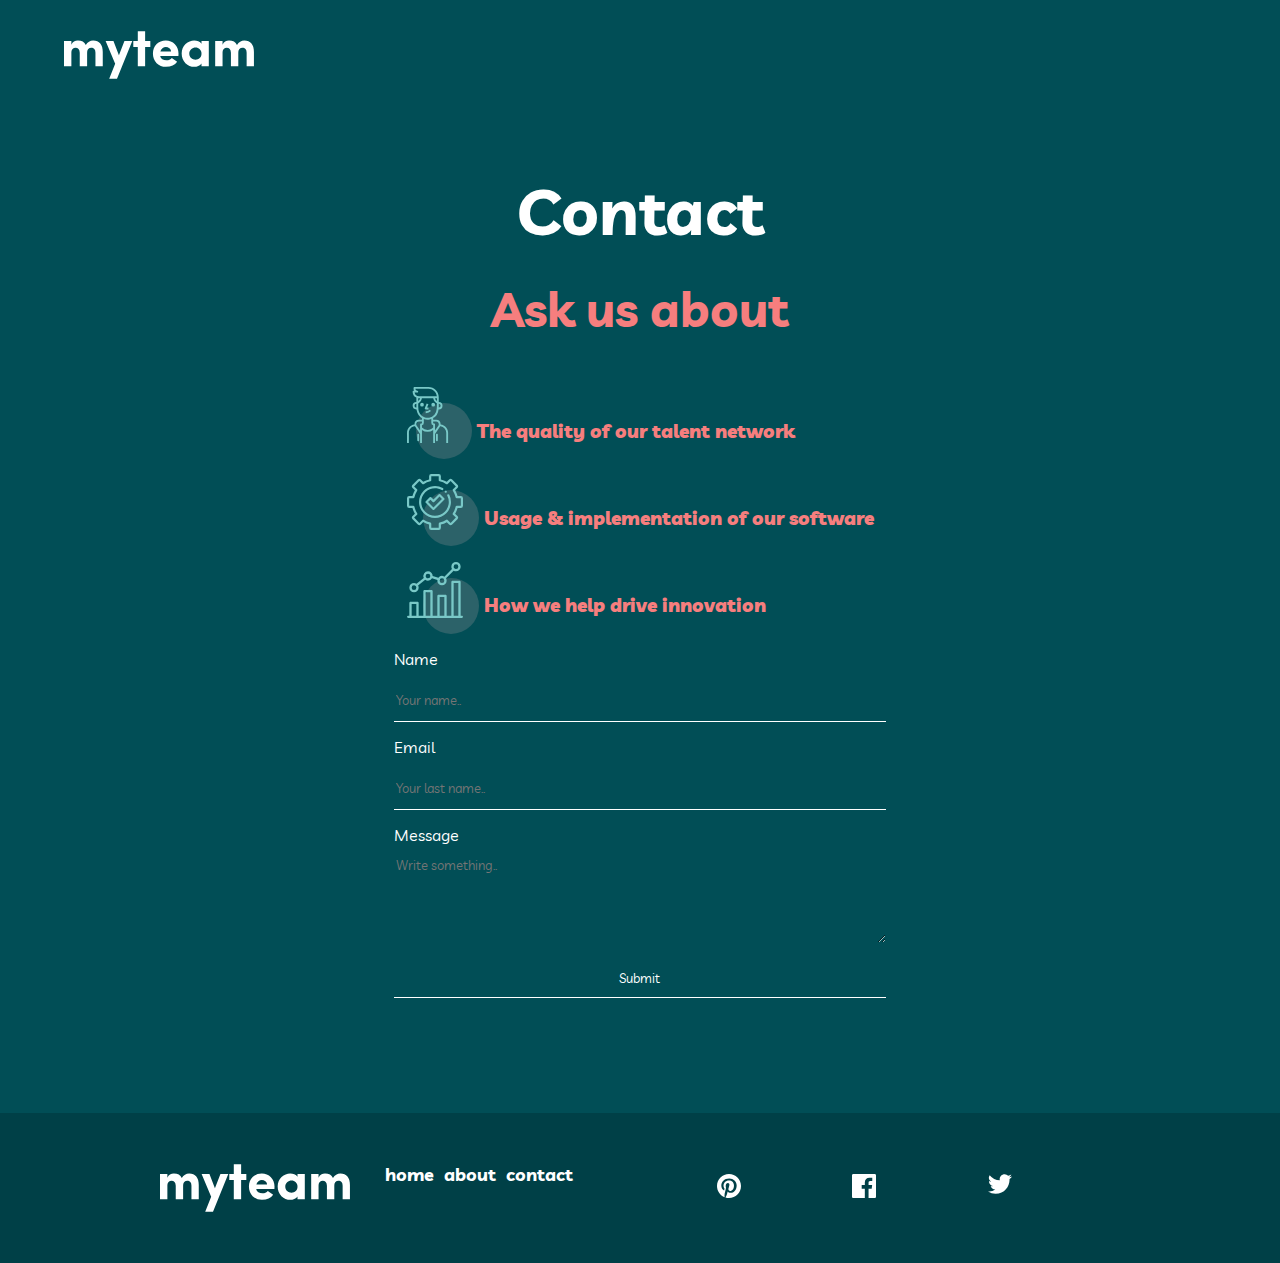
<file: contact.html>
<!DOCTYPE html>
<html lang="en">
<head>
  <meta charset="UTF-8">
  <meta name="viewport" content="width=device-width, initial-scale=1.0">
  <link rel="stylesheet" href="stylesheet.css">
  <link rel="icon" type="image/png" sizes="32x32" href="./images/favicon-32x32.png">
  
  <title>Frontend Mentor | myteam website challenge - Contact</title>
</head>
<body>

 <section class="contact-head-section">
  <nav>
    <div class="brand-name">
      <svg width="190" height="50" viewBox="0 0 160 40" fill="none" xmlns="http://www.w3.org/2000/svg">
        <path fill-rule="evenodd" clip-rule="evenodd" d="M68.3174 29.5312V13.2143H72.6997V8.19196H68.3174V0H62.1474V8.19196H58.3538V13.2143H62.1474V29.5312H68.3174ZM6.21366 18.2366V29.5312H0V8.19196H6.21366V11.2946C6.72238 10.1935 7.44913 9.32292 8.3939 8.68304C9.41134 8.07292 10.5015 7.76786 11.6642 7.76786C14.9637 7.76786 17.1948 9.01786 18.3576 11.5179C19.8837 8.9881 21.9549 7.72321 24.5712 7.72321C27.1875 7.72321 29.186 8.56399 30.5669 10.2455C31.9477 11.9271 32.6381 14.3155 32.6381 17.4107V29.5312H26.4898V18.1473C26.4898 16.8378 26.1773 15.8036 25.5523 15.0446C24.8983 14.2857 24.0407 13.9062 22.9797 13.9062C21.9186 13.9062 21.0683 14.2634 20.4288 14.9777C19.7892 15.692 19.4695 16.7783 19.4695 18.2366V29.5312H13.2558V18.0134C13.1977 16.7336 12.8561 15.7292 12.2311 15C11.5916 14.2708 10.7631 13.9062 9.74564 13.9062C8.7282 13.9062 7.88517 14.256 7.21657 14.9554C6.54797 15.6548 6.21366 16.7485 6.21366 18.2366ZM57.4981 8.19196L44.6347 40H38.0722L43.0868 27.3438L35.0417 8.19196H41.6478L46.2481 20.2902L50.892 8.19196H57.4981ZM95.2923 25.6473C93.3591 28.5491 90.1833 29.9926 85.7646 29.9777C82.6978 29.9777 80.1106 28.9435 78.003 26.875C75.9245 24.7768 74.8853 22.0833 74.8853 18.7946C74.8853 15.506 75.9245 12.8348 78.003 10.7812C80.0815 8.72768 82.6542 7.70833 85.721 7.72321C88.7879 7.72321 91.3388 8.76488 93.3737 10.8482C95.4085 12.9315 96.4333 15.6399 96.4478 18.9732C96.4478 19.003 96.4187 19.6577 96.3606 20.9375H81.0771C81.1934 22.0685 81.7603 22.9464 82.7777 23.5714C83.7952 24.1964 84.9434 24.5089 86.2225 24.5089C88.2138 24.5089 89.7327 23.8393 90.7792 22.5L95.2923 25.6473ZM90.1905 16.9643H81.1644C81.3969 15.8036 81.9783 14.8958 82.9085 14.2411C83.8097 13.5863 84.7835 13.2738 85.83 13.3036C86.8766 13.3333 87.8286 13.6607 88.6862 14.2857C89.5437 14.9107 90.0452 15.8036 90.1905 16.9643ZM113.088 29.2188C111.911 29.7247 110.785 29.9628 109.709 29.933C106.846 29.933 104.36 28.9062 102.253 26.8527C100.145 24.7991 99.0912 22.128 99.0912 18.8393C99.0912 15.5506 100.181 12.8795 102.362 10.8259C104.542 8.77232 106.991 7.7381 109.709 7.72321C110.814 7.72321 111.947 7.96875 113.11 8.45982C114.273 8.95089 115.167 9.6503 115.792 10.558V8.19196H121.94V29.5312H115.792V27.0982C115.167 28.006 114.266 28.7128 113.088 29.2188ZM110.712 23.9062C109.302 23.9062 108.088 23.4301 107.071 22.4777C106.024 21.5253 105.501 20.3199 105.501 18.8616C105.501 17.4182 106.024 16.2054 107.071 15.2232C108.205 14.256 109.447 13.7723 110.799 13.7723C112.151 13.7723 113.321 14.2485 114.309 15.2009C115.298 16.1533 115.792 17.3735 115.792 18.8616C115.792 20.3497 115.298 21.5625 114.309 22.5C113.321 23.4375 112.122 23.9062 110.712 23.9062ZM133.522 18.2366V29.5312H127.309V8.19196H133.522V11.2946C134.031 10.1935 134.758 9.32292 135.703 8.68304C136.72 8.07292 137.81 7.76786 138.973 7.76786C142.272 7.76786 144.504 9.01786 145.666 11.5179C147.193 8.9881 149.264 7.72321 151.88 7.72321C154.496 7.72321 156.495 8.56399 157.876 10.2455C159.256 11.9271 159.947 14.3155 159.947 17.4107V29.5312H153.799V18.1473C153.799 16.8378 153.486 15.8036 152.861 15.0446C152.207 14.2857 151.35 13.9062 150.288 13.9062C149.227 13.9062 148.377 14.2634 147.738 14.9777C147.098 15.692 146.778 16.7783 146.778 18.2366V29.5312H140.565V18.0134C140.506 16.7336 140.165 15.7292 139.54 15C138.9 14.2708 138.072 13.9062 137.054 13.9062C136.037 13.9062 135.194 14.256 134.525 14.9554C133.857 15.6548 133.522 16.7485 133.522 18.2366Z" fill="white"/>
        </svg>
    </div>

    <a href="#" class="hamburger-navbar">
      <span class="bar"> </span>
      <span class="bar"> </span>
      <span class="bar"> </span>
    </a>

    <div class="right-nav-button"> 
      <a class="nav-button" href="index.html"> home</a>
      <a class="nav-button" href="about.html"> about</a>
      <a class="nav-button" href="contact.html"> contact</a>
    </div>
   
  </nav>
 </section>

  <section class="contact-main-section">
    
    <div class="contact-main-container">
      

      <div class="contact-h1-container">

         <h1 class="contact-h1">Contact</h1>

        <div class="contact-about-container">

          <h3 class="contact-h3"> Ask us about</h3>

          <div class="build-textbox-two">

            <div class="sec-two-textlist">
              <svg class="sec-two-icon" xmlns="http://www.w3.org/2000/svg" width="65" height="72"><g fill="none" fill-rule="evenodd" transform="translate(-7)"><circle cx="44" cy="44" r="28" fill="#2C6269"/><path fill="#79C8C7" fill-rule="nonzero" d="M28.496 0c5.66 0 10.267 4.606 10.267 10.267v4.666a3.737 3.737 0 013.733 3.734 3.737 3.737 0 01-3.733 3.733h-.213a11.184 11.184 0 01-5.387 8.7v1.566h2.949a4.523 4.523 0 014.512 4.306l.005.212c0 .07 0 .14-.003.21l.122.007c4.216.561 7.348 4.142 7.348 8.332V56h-1.867V45.733a6.553 6.553 0 00-5.668-6.475l-.405-.025a4.573 4.573 0 01-.28.484l-4.847 7.233V56h-1.867l.001-13.044a9.388 9.388 0 01-5.6 1.844 9.39 9.39 0 01-5.6-1.843V56h-1.867v-9.05l-4.845-7.23a4.573 4.573 0 01-.282-.487l-.467.03c-3.17.426-5.606 3.21-5.606 6.47V56H7.029V45.733c0-4.19 3.132-7.77 7.288-8.326l.182-.013-.004-.22a4.52 4.52 0 014.305-4.502l.212-.005 2.95-.001v-1.534a10.995 10.995 0 01-5.187-7.266l-.055-.289a10.974 10.974 0 01-.13-.987l-.015-.19h-.212a3.738 3.738 0 01-3.729-3.535l-.005-.198a3.737 3.737 0 013.734-3.734l-.001-4.364A6.543 6.543 0 0112.633 4.9l-.004-.234c0-.516.418-.934.934-.934h.5a3.706 3.706 0 01-.5-1.866V.933c0-.515.418-.933.933-.933zM18.229 46.667c.515 0 .934.417.934.933v5.6a.933.933 0 11-1.867 0v-5.6c0-.516.418-.933.933-.933zm18.667 0c.516 0 .933.417.933.933v5.6a.932.932 0 11-1.867 0v-5.6c0-.516.418-.933.934-.933zm-.784-12.134h-2.95v1.139a.935.935 0 00.666.908l.11.025h.158c.516 0 .933.418.933.934v6.057l3.294-4.915c.256-.385.405-.827.434-1.289l.006-.199c0-1.47-1.19-2.66-2.651-2.66zm-14.15 0h-2.949a2.653 2.653 0 00-2.65 2.65 2.638 2.638 0 00.441 1.5l3.291 4.912v-6.056c0-.48.361-.873.825-.927l.11-.007h.158a.933.933 0 00.774-.926v-1.146zM31.296 32c-.572.213-1.168.38-1.783.5a10.97 10.97 0 01-5.684-.486v3.658a2.797 2.797 0 01-1.867 2.654v2.123a7.53 7.53 0 005.6 2.484c2.147 0 4.17-.901 5.6-2.485v-2.123a2.798 2.798 0 01-1.866-2.661zm1.933-20.8H21.895c-.413 2.84-2.638 4.552-3.666 5.203V19.6l.221 2.84c.023.267.06.54.107.81.883 4.971 5.646 8.297 10.616 7.415a9.328 9.328 0 007.529-8.593l.197-2.545v-3.122c-1.027-.65-3.255-2.363-3.67-5.205zm-3.526 11.473l1.32 1.32a7.27 7.27 0 01-5.168 2.14h-.16v-1.866h.16a5.414 5.414 0 003.848-1.594zm-3.008-6.22l1.734.694-1.355 3.386h1.422V22.4h-2.8a.935.935 0 01-.867-1.28l1.866-4.666zm12.068.347v2.8l-.072.933h.072c.98 0 1.786-.759 1.86-1.72l.006-.146c0-1.03-.837-1.867-1.866-1.867zm-22.399 0a1.869 1.869 0 00-1.868 1.867c0 1.03.837 1.866 1.867 1.866h.068l-.066-.861V16.8zm5.598-.933a1.867 1.867 0 110 3.733 1.867 1.867 0 010-3.733zm11.2 0a1.867 1.867 0 110 3.733 1.867 1.867 0 010-3.733zm3.733-4.668l-1.766.002c.272 1.256 1.054 2.215 1.768 2.86l-.002-2.862zm-18.666-.066v2.926c.714-.644 1.495-1.603 1.767-2.858l-.833-.001c-.317 0-.629-.023-.934-.067zm10.267-9.266H15.429c0 1.03.837 1.866 1.867 1.866a.934.934 0 010 1.867H14.59a4.675 4.675 0 004.573 3.733h17.68c-.465-4.194-4.03-7.466-8.347-7.466z"/><path d="M0 0h56v56H0z"/></g></svg>
              <h5>The quality of our talent network</h5>
            </div>

            <div class="sec-two-textlist">
              <svg class="sec-two-icon" xmlns="http://www.w3.org/2000/svg" width="72" height="72"><g fill="none" fill-rule="evenodd"><circle cx="44" cy="44" r="28" fill="#2C6269"/><path fill="#79C8C7" fill-rule="nonzero" d="M31.719 0a2.19 2.19 0 012.187 2.188v3.23a23.117 23.117 0 015.886 2.436l2.284-2.283a2.19 2.19 0 013.093 0l5.26 5.26a2.19 2.19 0 010 3.093l-2.283 2.284a23.117 23.117 0 012.436 5.886h3.23A2.19 2.19 0 0156 24.28v7.438a2.19 2.19 0 01-2.188 2.187h-3.237a23.122 23.122 0 01-2.44 5.877l2.293 2.293a2.19 2.19 0 010 3.093l-5.259 5.26a2.19 2.19 0 01-3.093 0l-2.301-2.301a23.12 23.12 0 01-5.869 2.426v3.258A2.19 2.19 0 0131.72 56H24.28a2.19 2.19 0 01-2.187-2.188v-3.265a23.107 23.107 0 01-5.859-2.43l-2.31 2.312a2.19 2.19 0 01-3.094 0l-5.26-5.26a2.19 2.19 0 010-3.093l2.311-2.311a23.107 23.107 0 01-2.43-5.859H2.189A2.19 2.19 0 010 31.72V24.28a2.19 2.19 0 012.188-2.187h3.258a23.106 23.106 0 012.426-5.869l-2.3-2.301a2.19 2.19 0 010-3.093l5.259-5.26a2.19 2.19 0 013.093 0l2.293 2.294a23.106 23.106 0 015.877-2.44V2.188A2.19 2.19 0 0124.28 0h7.438zm0 2.188H24.28v4.098c0 .513-.356.957-.857 1.068a20.954 20.954 0 00-6.78 2.815c-.433.277-1 .216-1.363-.148l-2.904-2.903-5.259 5.26 2.91 2.91c.363.362.425.928.149 1.36a20.959 20.959 0 00-2.801 6.774c-.11.502-.555.86-1.068.86h-4.12v7.437h4.126c.513 0 .957.357 1.068.857a20.948 20.948 0 002.805 6.764c.276.433.215 1-.148 1.362l-2.92 2.92 5.258 5.26 2.92-2.92a1.094 1.094 0 011.363-.15 20.943 20.943 0 006.764 2.806c.5.111.857.555.857 1.068v4.127h7.438v-4.12c0-.514.357-.959.859-1.069 2.41-.53 4.69-1.473 6.774-2.801a1.094 1.094 0 011.361.15l2.91 2.909 5.259-5.26-2.903-2.902a1.094 1.094 0 01-.148-1.363 20.957 20.957 0 002.815-6.78c.11-.502.555-.858 1.068-.858h4.099V24.28H49.72c-.514 0-.958-.357-1.068-.859a20.944 20.944 0 00-2.811-6.79 1.094 1.094 0 01.148-1.362l2.893-2.893-5.26-5.259-2.892 2.893c-.363.363-.929.424-1.362.148a20.954 20.954 0 00-6.79-2.81 1.093 1.093 0 01-.86-1.069V2.187zm4.087 11.877a1.094 1.094 0 11-1.07 1.908c-5.356-3.004-12.133-2.065-16.48 2.282-5.374 5.373-5.374 14.117 0 19.49A13.742 13.742 0 0028 41.775c3.53 0 7.058-1.343 9.745-4.03a13.765 13.765 0 002.588-15.903 1.094 1.094 0 111.957-.978 15.95 15.95 0 01-2.998 18.428A15.92 15.92 0 0128 43.962a15.92 15.92 0 01-11.292-4.67c-6.226-6.227-6.226-16.357 0-22.584a15.822 15.822 0 019.209-4.54 16.079 16.079 0 019.889 1.897zm-2.495 6.198l3.923 3.923c.427.427.427 1.12 0 1.547L27.23 35.737a1.095 1.095 0 01-1.547 0l-6.917-6.917a1.093 1.093 0 010-1.547l3.923-3.923a1.093 1.093 0 011.547 0l2.22 2.22 5.308-5.307a1.093 1.093 0 011.547 0zm-.774 2.32l-5.307 5.308a1.095 1.095 0 01-1.547 0l-2.22-2.22-2.377 2.376 5.37 5.37 8.458-8.457-2.377-2.377zm6.22-5.957c.288 0 .57.117.774.32.203.204.32.486.32.774a1.1 1.1 0 01-.32.773 1.1 1.1 0 01-.774.32 1.1 1.1 0 01-.774-.32 1.099 1.099 0 010-1.546c.203-.204.485-.32.774-.32z"/></g></svg>
              <h5>Usage & implementation of our software</h5>
            </div>
    
            <div class="sec-two-textlist">
              <svg class="sec-two-icon" xmlns="http://www.w3.org/2000/svg" width="72" height="72"><g fill="none" fill-rule="evenodd"><circle cx="44" cy="44" r="28" fill="#2C6269"/><path fill="#79C8C7" fill-rule="nonzero" d="M52.5 18.667c.644 0 1.167.522 1.167 1.166l-.001 33.833h1.167c.601 0 1.097.456 1.16 1.04l.007.127c0 .644-.523 1.167-1.167 1.167l-2.315-.001L52.5 56h-7.018l-6.964-.001L38.5 56h-7.018l-6.964-.001L24.5 56H1.167a1.167 1.167 0 010-2.333l1.166-.001V40.833c0-.6.456-1.096 1.04-1.16l.127-.006h7c.644 0 1.167.522 1.167 1.166l-.001 12.833h4.667v-24.5c0-.6.456-1.096 1.04-1.16L17.5 28h7c.644 0 1.167.523 1.167 1.167l-.001 24.499h4.667V33.833c0-.6.456-1.096 1.04-1.16l.127-.006h7c.644 0 1.167.522 1.167 1.166l-.001 19.833h4.667V19.833c0-.6.456-1.096 1.04-1.16l.127-.006zM9.333 42H4.667v11.667h4.666V42zm14-11.667h-4.666v23.334h4.666V30.333zm14 4.667h-4.666v18.667h4.666V35zm14-14h-4.666v32.667h4.666V21zM49 0a4.671 4.671 0 014.667 4.667A4.671 4.671 0 0149 9.333a4.64 4.64 0 01-2.37-.647l-7.61 7.612a4.64 4.64 0 01.647 2.369A4.671 4.671 0 0135 23.333a4.671 4.671 0 01-4.603-5.44l-5.372-1.532A4.669 4.669 0 0121 18.667a4.643 4.643 0 01-2.802-.937l-7.117 5.674c.373.67.586 1.442.586 2.263A4.671 4.671 0 017 30.333a4.671 4.671 0 01-4.667-4.666A4.671 4.671 0 017 21c.905 0 1.75.259 2.466.706l7.274-5.8A4.671 4.671 0 0121 9.333a4.671 4.671 0 014.665 4.781l5.7 1.627a4.66 4.66 0 016.005-1.095l7.61-7.611a4.64 4.64 0 01-.647-2.37A4.671 4.671 0 0149 0zM7 23.333a2.336 2.336 0 00-2.333 2.334A2.336 2.336 0 007 28a2.336 2.336 0 002.333-2.333c0-.634-.254-1.21-.666-1.632a.99.99 0 01-.106-.114l.074.082A2.325 2.325 0 007 23.333zm28-7a2.336 2.336 0 00-2.333 2.334A2.336 2.336 0 0035 21a2.336 2.336 0 002.333-2.333A2.336 2.336 0 0035 16.333zm-14-4.666A2.336 2.336 0 0018.667 14c0 .535.18 1.028.485 1.423l.028.03.015.02a2.317 2.317 0 001.805.86A2.336 2.336 0 0023.333 14 2.336 2.336 0 0021 11.667zm28-9.334a2.336 2.336 0 00-2.333 2.334c0 .631.252 1.205.661 1.626l.025.021.021.022c.42.411.993.664 1.626.664a2.336 2.336 0 002.333-2.333A2.336 2.336 0 0049 2.333z"/></g></svg>
              <h5> How we help drive innovation</h5>
            </div>
          </div>
        </div>
      </div>
      



      <div class="form-container">
        <form>
          <label for="fname">Name</label>
          <input type="text" id="fname" name="firstname" placeholder="Your name.." required>
  
          <label for="email">Email</label>
          <input type="text" pattern=".+@.+\..+" id="email" name="emailaddress" placeholder="Your last name.." required>
  
          <label for="subject">Message</label>
          <textarea id="subject" name="subject" placeholder="Write something.."></textarea>
  
          <input type="submit" value="Submit" id="submitbtn">
        </form>
      </div>
    </div>
  </section> 

  <footer>
    <div class="footer-button-container">
    
      <svg class="myteam-logo" width="190" height="50" viewBox="0 0 160 40" fill="none" xmlns="http://www.w3.org/2000/svg">
        <path  fill-rule="evenodd" clip-rule="evenodd" d="M68.3174 29.5312V13.2143H72.6997V8.19196H68.3174V0H62.1474V8.19196H58.3538V13.2143H62.1474V29.5312H68.3174ZM6.21366 18.2366V29.5312H0V8.19196H6.21366V11.2946C6.72238 10.1935 7.44913 9.32292 8.3939 8.68304C9.41134 8.07292 10.5015 7.76786 11.6642 7.76786C14.9637 7.76786 17.1948 9.01786 18.3576 11.5179C19.8837 8.9881 21.9549 7.72321 24.5712 7.72321C27.1875 7.72321 29.186 8.56399 30.5669 10.2455C31.9477 11.9271 32.6381 14.3155 32.6381 17.4107V29.5312H26.4898V18.1473C26.4898 16.8378 26.1773 15.8036 25.5523 15.0446C24.8983 14.2857 24.0407 13.9062 22.9797 13.9062C21.9186 13.9062 21.0683 14.2634 20.4288 14.9777C19.7892 15.692 19.4695 16.7783 19.4695 18.2366V29.5312H13.2558V18.0134C13.1977 16.7336 12.8561 15.7292 12.2311 15C11.5916 14.2708 10.7631 13.9062 9.74564 13.9062C8.7282 13.9062 7.88517 14.256 7.21657 14.9554C6.54797 15.6548 6.21366 16.7485 6.21366 18.2366ZM57.4981 8.19196L44.6347 40H38.0722L43.0868 27.3438L35.0417 8.19196H41.6478L46.2481 20.2902L50.892 8.19196H57.4981ZM95.2923 25.6473C93.3591 28.5491 90.1833 29.9926 85.7646 29.9777C82.6978 29.9777 80.1106 28.9435 78.003 26.875C75.9245 24.7768 74.8853 22.0833 74.8853 18.7946C74.8853 15.506 75.9245 12.8348 78.003 10.7812C80.0815 8.72768 82.6542 7.70833 85.721 7.72321C88.7879 7.72321 91.3388 8.76488 93.3737 10.8482C95.4085 12.9315 96.4333 15.6399 96.4478 18.9732C96.4478 19.003 96.4187 19.6577 96.3606 20.9375H81.0771C81.1934 22.0685 81.7603 22.9464 82.7777 23.5714C83.7952 24.1964 84.9434 24.5089 86.2225 24.5089C88.2138 24.5089 89.7327 23.8393 90.7792 22.5L95.2923 25.6473ZM90.1905 16.9643H81.1644C81.3969 15.8036 81.9783 14.8958 82.9085 14.2411C83.8097 13.5863 84.7835 13.2738 85.83 13.3036C86.8766 13.3333 87.8286 13.6607 88.6862 14.2857C89.5437 14.9107 90.0452 15.8036 90.1905 16.9643ZM113.088 29.2188C111.911 29.7247 110.785 29.9628 109.709 29.933C106.846 29.933 104.36 28.9062 102.253 26.8527C100.145 24.7991 99.0912 22.128 99.0912 18.8393C99.0912 15.5506 100.181 12.8795 102.362 10.8259C104.542 8.77232 106.991 7.7381 109.709 7.72321C110.814 7.72321 111.947 7.96875 113.11 8.45982C114.273 8.95089 115.167 9.6503 115.792 10.558V8.19196H121.94V29.5312H115.792V27.0982C115.167 28.006 114.266 28.7128 113.088 29.2188ZM110.712 23.9062C109.302 23.9062 108.088 23.4301 107.071 22.4777C106.024 21.5253 105.501 20.3199 105.501 18.8616C105.501 17.4182 106.024 16.2054 107.071 15.2232C108.205 14.256 109.447 13.7723 110.799 13.7723C112.151 13.7723 113.321 14.2485 114.309 15.2009C115.298 16.1533 115.792 17.3735 115.792 18.8616C115.792 20.3497 115.298 21.5625 114.309 22.5C113.321 23.4375 112.122 23.9062 110.712 23.9062ZM133.522 18.2366V29.5312H127.309V8.19196H133.522V11.2946C134.031 10.1935 134.758 9.32292 135.703 8.68304C136.72 8.07292 137.81 7.76786 138.973 7.76786C142.272 7.76786 144.504 9.01786 145.666 11.5179C147.193 8.9881 149.264 7.72321 151.88 7.72321C154.496 7.72321 156.495 8.56399 157.876 10.2455C159.256 11.9271 159.947 14.3155 159.947 17.4107V29.5312H153.799V18.1473C153.799 16.8378 153.486 15.8036 152.861 15.0446C152.207 14.2857 151.35 13.9062 150.288 13.9062C149.227 13.9062 148.377 14.2634 147.738 14.9777C147.098 15.692 146.778 16.7783 146.778 18.2366V29.5312H140.565V18.0134C140.506 16.7336 140.165 15.7292 139.54 15C138.9 14.2708 138.072 13.9062 137.054 13.9062C136.037 13.9062 135.194 14.256 134.525 14.9554C133.857 15.6548 133.522 16.7485 133.522 18.2366Z" fill="white"/>
        </svg>
  
      <div class="footer-nav-buttons">
    
        <a class="footer-button" href="index.html"> home</a>
        <a class="footer-button" href="about.html"> about</a>
        <a class="footer-button" href="contact.html"> contact </a>
      </div>
      
      
      <div class="footer-icon-container">
  
         <div>
          <a href="https://www.pinterest.com">
          <svg xmlns="http://www.w3.org/2000/svg" width="24" height="24"><path fill="#FFF" d="M12 0C5.373 0 0 5.372 0 12c0 5.084 3.163 9.426 7.627 11.174-.105-.949-.2-2.405.042-3.441.218-.937 1.407-5.965 1.407-5.965s-.359-.719-.359-1.782c0-1.668.967-2.914 2.171-2.914 1.023 0 1.518.769 1.518 1.69 0 1.029-.655 2.568-.994 3.995-.283 1.194.599 2.169 1.777 2.169 2.133 0 3.772-2.249 3.772-5.495 0-2.873-2.064-4.882-5.012-4.882-3.414 0-5.418 2.561-5.418 5.207 0 1.031.397 2.138.893 2.738a.36.36 0 01.083.345l-.333 1.36c-.053.22-.174.267-.402.161-1.499-.698-2.436-2.889-2.436-4.649 0-3.785 2.75-7.262 7.929-7.262 4.163 0 7.398 2.967 7.398 6.931 0 4.136-2.607 7.464-6.227 7.464-1.216 0-2.359-.631-2.75-1.378l-.748 2.853c-.271 1.043-1.002 2.35-1.492 3.146C9.57 23.812 10.763 24 12 24c6.627 0 12-5.373 12-12 0-6.628-5.373-12-12-12z"/></svg>
          </a>
        </div>
  
        <div>
          <a href="https://www.facebook.com">
          <svg xmlns="http://www.w3.org/2000/svg" width="24" height="24"><path fill="#FFF" d="M22.675 0H1.325C.593 0 0 .593 0 1.325v21.351C0 23.407.593 24 1.325 24H12.82v-9.294H9.692v-3.622h3.128V8.413c0-3.1 1.893-4.788 4.659-4.788 1.325 0 2.463.099 2.795.143v3.24l-1.918.001c-1.504 0-1.795.715-1.795 1.763v2.313h3.587l-.467 3.622h-3.12V24h6.116c.73 0 1.323-.593 1.323-1.325V1.325C24 .593 23.407 0 22.675 0z"/></svg>
          </a>
        </div>
  
        <div>
          <a href="https://www.twitter.com">
          <svg xmlns="http://www.w3.org/2000/svg" width="24" height="20"><path fill="#FFF" d="M24 2.557a9.83 9.83 0 01-2.828.775A4.932 4.932 0 0023.337.608a9.864 9.864 0 01-3.127 1.195A4.916 4.916 0 0016.616.248c-3.179 0-5.515 2.966-4.797 6.045A13.978 13.978 0 011.671 1.149a4.93 4.93 0 001.523 6.574 4.903 4.903 0 01-2.229-.616c-.054 2.281 1.581 4.415 3.949 4.89a4.935 4.935 0 01-2.224.084 4.928 4.928 0 004.6 3.419A9.9 9.9 0 010 17.54a13.94 13.94 0 007.548 2.212c9.142 0 14.307-7.721 13.995-14.646A10.025 10.025 0 0024 2.557z"/></svg>
          </a>
        </div>
  
        </div>
    </div>
  </footer>
  
  <script src="https://cdn.jsdelivr.net/npm/jquery@3.6.3/dist/jquery.min.js"></script>

  <script src="https://cdn.jsdelivr.net/npm/jquery@3.6.3/dist/jquery.min.js"></script>

  <script>
    $(document).ready(function() {
      

      $(window).resize(function() {
        if ($(this).width() < 650) {
        $(".hamburger-navbar").hide();
      } 
      
      // 
      
      // if window width is above 650px it will hide the hamburger navbar//
      

      // 
      // 
      
      // if screen width is below 650px display hamburger navbar//
  
      else {
     $(".hamburger-navbar").show();
      }
      });

      
      // 
      $(".hamburger-navbar") 
        $(".right-nav-button").hide();

      $(".hamburger-navbar")
        .on("click", function() {
          
          $(".right-nav-button").slideToggle();  
        
        })
      });

      // $("#submitbtn")
      //   .on("click",function() {

      //     alert("Thanks for reaching out!")
      //   })

  </script>

</body>
</html>
</file>
<file: stylesheet.css>
@import url('https://fonts.googleapis.com/css2?family=Livvic:wght@500&display=swap');

/* Section one styling */
body {
    margin: 0;
    width: 100%;
    overflow: scroll;
}

.home-section-one {
    background: #014E56;
    width: 100%;
    height: max-content;
    padding-bottom: 30px;
}

nav {
    width: 90%;
    height: 48px;
    display: flex;
    flex-direction: row;
    justify-content: space-between;
    padding-top: 30px;
    margin: auto;
}

.brand-name {
    height: 40px;
    font-family:Livvic;
    display: flex;
    flex-direction: row; 
    justify-content: space-evenly;
    color: white;
}



.right-nav-button {
    height: max-content;
    font-family:Livvic;
    display: flex;
    flex-direction: row; 
    justify-content: space-between;
    align-items: center;
    color: white;
    margin-right: 10px;
}


a {
    font-family: livvic;
    color: white;
    text-decoration: none;
    margin: auto;
    padding: 3px;
}

a:hover {
    color: #F67E7E;
}

.hamburger-navbar {
    position: absolute;
    top: 45px;
    right:25px;
    display: none;
    flex-direction: column;
    justify-content: space-between;
    width: 50px;
    height: 25px;
}

.bar {
    height: 5px;
    width: 100%;
    background-color: white;
    border-radius: 10px;
}

.nav-button {
    border-style: none;
    background-color: #014E56;
    color: white;
    font-family: Livvic;
    font-weight: 700;
    font-size: 18px;
}

.logo-img {
    color: white;
}

.circle-one-container {
    width: 10%;
}

.circle-one {
    width: 168px;
    transform: rotate(180deg);
}

.circle-two-container {
    width: 100%;
    height: 150px;
}
.circle-two {
    transform: rotate(180deg);
    float: right;
    padding-top: 20px;
}

.top-main-container {
    width:100%;
    margin: auto;
    display: flex;
    flex-direction: row;


} 

.sec-one-textbox {
    margin: auto;
    width:1110px;
    height: fit-content;
    display: flex;
    flex-direction: row;
    text-align:left;
    justify-content: center;
    flex-wrap: wrap;
}

.Talent-textbox-one {
    color: white;
    font-size: 70px;
    font-family: Livvic;
    width: 635px;
    font-weight: bold;
    margin-right: -50px;
}

b {
    color:#F67E7E;
}
.talent-textbox-two {
    color: white;
    font-family: 'Livvic';
    width: 445px;
    text-align: start;
    margin: auto;
    font-size: 18px;
    font-weight: 700;
}

.underline {
    width: 50px;
    height: 5px;
    background: #F67E7E;
}



    
/* End of Section one styling */

/* Section two styling */

.home-section-two {
    background-color:#012F34;
    height: max-content;
    padding-bottom: 90px;

}

.sec-two-textbox {
    width: 80%;
    height: max-content;
    color: white;
    display: flex;
    flex-direction: row;
    justify-content: space-evenly;
    margin: auto;
    flex-wrap: wrap;
}

.sec-two-icon {
    float: left;
    margin-right: 5px;
}
.build-textbox-one {
    height: auto;
    width: 40%;
}

h3 {
    font-size: 48px;
    font-family: Livvic;
}

.build-textbox-two {
    height: max-content;
    display: flex;
    flex-direction: column;    
}

h5 {
    color: #F67E7E;
    font-weight: 800;
    font-size: 19px;
    font-family: 'livvic';
}
.section-two-icon-container {
    margin:auto;

}
.sec-two-textlist {
    display: flex;
    flex-direction: row;
    flex-wrap: wrap;
    margin: auto;
    width: 100%;
}

.sec-two-paragraph {
    width: 75%;
    margin: auto;
}

p { 
    font-size:18px;
    font-family: livvic;
    font-weight: 700;
    width:100%;
}


/* End of section two styling */

.home-section-three {
    height: max-content;
    background-color: #004047;
    margin-top: -50px;
    font-family: livvic;
}

.sec-three-h3 {
    font-size: 48px;
    color: white;
    text-align: center;
    padding-top: 100px;
}

.sec-three-main-text-container {
    display: flex;
    justify-content: space-evenly;
    height: auto;
    width: 95%;
    display: flex;
    flex-direction: row;
    flex-wrap: wrap;
    padding-bottom: 50px;
    margin: auto;
}

.sec-three-review-container {
    display: flex;
    flex-direction: row;
    justify-content: space-between;
    color: white;
    width: 25%;
    height: max-content;
    margin:auto;
}

.sec-three-text-container {
    text-align: center;
    padding-top: 20px;
    font-size: 15px;
    width: 50%;
    height: auto;
    margin: auto;
}

.success-story-img {
    border-radius: 50%;
    height: 70px;
    
}

    
.section-four {
    height: auto;
    width: 100%;
    background-color: #F67E7E;
    padding-bottom: 30px;
}

.section-four-text {
    display: flex;
    flex-direction: column;
    justify-content: space-between;
    width: 80%;
    margin:auto;
    
}

.section-four-h3 {
    align-content: center;
    font-size: 46px;
    text-align: center;
}
.contact-button-section-four {
    background-color: #004047;
    color: white;
    font-size: 18px;
    font-family: livvic;
    font-weight:700 ;
    border-style: solid;
    border-radius: 28px;
    border-width: 5px;
    border-color: #012F34;
    padding: 10px;
    width:150px ;
    margin: auto;
    text-align: center;
    transition-duration: 350ms;
    transition-timing-function: ease-in-out;

}

.contact-button-section-four:hover {
    transition-duration: 300ms;
    transition-timing-function: ease-in-out;
    background-color: #014E56;
    cursor: grab;
}

footer {
    background-color:#004047;
    
}

.footer-button {
    border-style: none;
    background-color: #004047;
    color: white;
    font-family: Livvic;
    font-weight: 700;
    font-size: 18px;

}

.footer-button-container {
    display: flex;
    flex-direction: row; 
    justify-content: space-evenly;
    width: 80%;
    margin: auto;
    height: 50px;
    padding-top: 50px;
    padding-bottom:50px
    
}

.footer-nav-button {
    border-style: none;
    color: white;
    font-family: Livvic;
    font-weight: 700;
    font-size: 18px;
}

.myteam-logo {
    margin: auto;
}

.footer-icon-container {
    display: flex;
    flex-direction: row;
    justify-content: space-evenly;
    width: 50%;
    text-align: center;
    margin: auto;
}

.footer-social-icon {
    width: 70px;
    margin: auto;
}


/* About Section Styling */

header {    
    background-color:#014E56;
    height: max-content;
    padding-bottom: 100px;
}

.about-header-text {
    color: white;
    height: max-content;
    width: 70%;
    display: flex;
    flex-wrap: wrap;
    justify-content: space-evenly;
    margin: auto;
    margin-top: 50px;
}

.about-h1-container {
    font-family: livvic;
    font-size: 32px;
    width: 50%;
    margin: auto;
}

.about-header-p-container {
    width: 50%;
    margin: auto;
    display: flex;   
    flex-wrap: wrap;
}

.about-section-one {
    background-color:#004047;
    color: white;
    margin-top: -50px;
    height: fit-content;
    padding-bottom:100px;
}

.meet-directors-container {
    width: 80%; 
    height: auto;
    margin: auto;
    padding-bottom: 30px;
}

.about-h3 {
    text-align: center;
    padding-bottom:64px;
    padding-top: 30px;
}

.directors-container {
    height:max-content;
    width: 80%;
    display: flex;
    flex-direction: row;
    justify-content: space-around;
    flex-wrap: wrap;
    margin: auto;
 
}

.directors-text-container {
    height:fit-content;
    width: 350px;
    background-color:#012F34;
    font-size: 16px;
    text-align: center;
    margin-bottom: 50px;
    border-radius: 5%;
}

.img-container {
    width: 100%;
    height: auto;
    padding-bottom: 10px;
    padding-top: 10px;
}

.directors-img {
    border-radius: 50%;
    height: 96px;
    border-style: solid;
    border-color: #c4fffe;
}


.about-hidden-logo-container {
    padding: 10px;
    margin: auto;
    display: none;

}

.about-hidden-p {
    width: 90%;
    height: auto;
    margin: auto;
    padding-bottom: 10px;
    display: none;

}
.plus-sign-nikita,.plus-sign-cristian,.plus-sign-cruz,.plus-sign-drake,.plus-sign-griffin,.plus-sign-aden {
    background-color: #F67E7E;
    padding: 15px;
    border-radius: 50%;
    margin-bottom: 5px;
    transform: rotate(90deg);
    transition-duration: 300ms;
    transition-timing-function: ease-in-out;
}

.plus-sign-2 {
    background-color:#c4fffe;
    transform: rotate(-45deg);
    transition-duration: 300ms;
    transition-timing-function: ease-in-out;
}

.plus-sign-nikita:hover,.plus-sign-cristian:hover,.plus-sign-cristian:hover,.plus-sign-cruz:hover,.plus-sign-drake:hover,.plus-sign-griffin:hover,.plus-sign-aden:hover {
    background-color: #c4fffe;
}

.plus-sign {
    background-color: #F67E7E;
    padding: 15px;
    border-radius: 50%;
    cursor: grab;
}


h6 {
    color: #79c8c7;
    font-family: livvic;
    font-size: 18px;
    margin-top: 10px;
    margin-bottom: 10px;
}


/* End of Directors Section Styling */

/* Clients Section Styling */

.clients-section {
    background-color: #012F34;
    color: white;
    text-align: center;
    height: max-content;
    margin: auto;
    padding-bottom: 50px;
}

.clients-container {
    width: 75%;
    display: flex;
    flex-direction: row;
    justify-content: space-evenly;
    padding-top: 30px;
    margin: auto;
}

.clients-h3 {
    width:75%;
    height: 48px;
    margin: auto;
    font-size: 40px;
    padding-top: 30px;
    padding-bottom: 30px;
    font-weight: 700;
}
.client-logo {
    width: 17%;
    height: 100%;
    margin: auto;
}

.about-contact-section {
    background-color: #F67E7E;
    height: auto;
    margin: auto;
    padding-bottom: 30px;
}


/* Contact Styling */

.contact-head-section {
    background-color: #014E56;
    padding-bottom: 50px;
}

.contact-main-section {
    width: 100%;
    display: flex;
    justify-content: space-around;
    margin: auto;
    padding-bottom: 100px;
    background-color: #014E56;
}

.contact-main-container {
    width:77%;
    height: max-content;
    display: flex;
    justify-content: space-evenly;
    flex-direction:column;
    flex-wrap: wrap;
    margin: auto;
}

.contact-h1-container {
    display: flex;
    flex-direction: column;
    justify-content: space-between;
    margin-bottom: 50px;
    margin: auto;
}

.contact-h1 {
    font-size: 64px;
    font-family: livvic;
    color: white;
    margin-bottom: -20px;
    text-align: center;
}

.contact-about-text {
    display: flex;
    flex-direction: column;
    justify-content: space-evenly;
    height: 250px;
}
.contact-h3 {
    color: #F67E7E;
    text-align: center;
}

.form-container {
    display: flex;
    flex-direction: column;
    justify-content: flex-end;
    width: 50%;
    margin-bottom: 50px;
    margin: auto;
}

form {
    display: flex;
    flex-direction: column;
    justify-content: flex-end;
}

label {
    background-color: #014E56;
    border-style: hidden;
    margin-bottom: 10px;
    color: white;
    font-family: livvic;

}

input {
    height: 40px;
    background-color: #014E56;
    font-family: livvic;
    color: white;
    border-style: hidden;
    border-bottom:1px solid white;
    margin-bottom: 15px;

}

textarea {
    height: 84px;
    background-color: #014E56;
    font-family: livvic;
    border-style: hidden;
    margin-bottom: 15px;
}


/*

Start of media queries 

*/

@media screen and (max-width: 992px) {



    .home-section-one {
        background: #014E56;
        width: 100%;
        height: max-content;
    }
    
    nav {
        width: 85%;
        height: 58px;
        display: flex;
        flex-direction: row;
        justify-content: space-between;
        padding-top: 30px;
        margin: auto;
        text-align: center;
    }
    
    
    a {
        font-family: livvic;
        color: white;
        border-style: none;
    }

    .nav-button {
        border-style: none;
        background-color: #014E56;
        color: white;
        font-family: Livvic;
        font-weight: 700;
        font-size: 18px;
    }

    .contact-button {
        width: fit-content;
        float: right;
        background-color: #014E56;
        color: white;
        font-family: Livvic;
        font-weight: 700;
        font-size: 18px;
        border-style: hidden;
    }

    .logo-img {
        color: white;
    }

    .circle-one-container {
        height: 60px;
    }

    .top-main-container {
        width:100%;
        margin: auto;
        display: flex;
        flex-direction: column-reverse;
        margin-bottom: 10px;
    
    } 

    .sec-one-textbox {
        margin: auto;
        width:70%;
        height: fit-content;
        display: flex;
        flex-direction: column;
        margin-bottom: 30px;
    }
    
    .Talent-textbox-one {
        color: white;
        font-size: 45px;
        font-family: Livvic;
        font-weight: bold;
        text-align: center;
        width: 100%;
    }


    .talent-textbox-two {
        color: white;
        font-family: 'Livvic';
        text-align: left;
        font-weight: 700;
        width: 90%;
        margin: auto;
    }
    
    .home-section-two {
        background-color:#012F34;
        height: max-content;
        padding-bottom: 90px;
    
    }
    
    .sec-two-textbox {
        width: 80%;
        height: max-content;
        color: white;
        display: flex;
        flex-direction: column;
        justify-content: space-evenly;
        margin: auto;
    }
    
 
    .build-textbox-one {
        height: auto;
        width: 80%;
        margin: auto;
    }
    
    h3 {
        font-size: 48px;
        font-family: Livvic;
    }
    
    .build-textbox-two {
        width: 100%;
        height: max-content;
        display: flex;
        flex-direction: column;    
    }
    
    h5 {
        color: #F67E7E;
        font-weight: 800;
        font-size: 17px;
        font-family: 'livvic';
    }
    .section-two-icon-container {
        margin:auto;
    
    }
    .sec-two-textlist {
        display: flex;
        flex-direction: row;
        flex-wrap: wrap;
        margin: auto;
        margin-bottom: 15px;
    }
    
    .sec-two-paragraph {
        width: 75%;
        margin: auto;
    }
    
    p { 
        font-size:15px;
        font-family: livvic;
        font-weight: 700;
        width:100%;
    }
    
    .home-section-three {
        height: max-content;
        background-color: #004047;
        font-family: livvic;
        display: flex;
        flex-wrap: wrap;
        margin: auto;
    }
    
    .sec-three-h3 {
        font-size: 40px;
        color: white;
        text-align: center;
        padding-top: 50px;
        width: 80%;
        margin: auto;
    }
    
    .sec-three-main-text-container {
        width: 100%;
        height: max-content;
        display: flex;
        flex-direction: column;
        margin: auto;
    }
    .sec-three-review-container {
        width: 100%;
        height: max-content;
        display: flex;
        flex-direction: column;
        margin: auto;
        justify-content: space-around;
    
    }
    
    .sec-three-text-container {
        text-align: center;
        padding-top: 20px;
        font-size: 15px;
        width: 70%;
    }
    
    .success-story-img {
        border-radius: 50%;
        height: 70px;
        
    }

    .section-four-text {
       display: flex;
       flex-direction: column;
       justify-content: space-evenly;
       width: 80%;
       margin:auto;
   }
   
   .section-four-h3 {
       align-content: center;
       font-size: 30px;
       text-align: center;
   }
   
   
   .contact-button-section-four {
       width:50%;
   }
   footer {
       background-color:#004047;
       display: flex;
       flex-direction: column;
       justify-content: space-evenly;
       height: auto;
   }
   
   .footer-button-container {
       display: flex;
       flex-direction: column;
       width: 80%;
       height: 100px;
       margin: auto;
       text-align: center;
   }
   
   
   .footer-nav-buttons {
       border-style: none;
       color: white;
       font-family: Livvic;
       font-weight: 700;
       font-size: 18px;
   }
   
   .footer-icon-container {
       margin: auto;
   }
   

    header {    
        background-color:#014E56;
        height: max-content;
        padding-bottom: 100px;
        display: flex;
        flex-direction: column;
    }
    
    .about-header-text {
        color: white;
        height: max-content;
        width: 100%;
        display: flex;
        flex-direction: column;
        justify-content: space-evenly;
        margin: auto;
        margin-top: 30px;
    
    
    }
    
    .about-h1-container {
        font-family: livvic;
        font-size: 32px;
        margin: auto;
    }
    
    .header-h1 {
        text-align: center;
        margin: auto;
    }
    
    .about-header-p-container {
        margin: auto;
        width: 60%;
    }
    
    .about-section-one {
        background-color:#004047;
        color: white;
        margin-top: -50px;
        height: fit-content;
        padding-bottom:20px;
    }
    
    .meet-directors-container {
        width: 95%; 
        height: auto;
        margin: auto;
    }
    
    .about-h3 {
        text-align: center;
        padding-bottom:32px;
        padding-top: 30px;
        margin: auto;
    }
    
    
    .directors-container {
        height:max-content;
        display: flex;
        flex-direction: row;
        justify-content: space-around;
        flex-wrap: wrap;
        margin: auto;
     
    }
    
    .directors-text-container {
        height:auto;
        width: 350px;
        background-color:#012F34;
        font-size: 16px;
        text-align: center;
        padding-top: 10px;
        margin-bottom: 50px;
    }
    
    .directors-img {
        border-radius: 50%;
        height: 96px;
        border-style: solid;
        border-color: #c4fffe;
    }
    
    .about-hidden-p {
        font: 13px;
        margin: auto;
        width: 80%;

    }

    .clients-container {
        display: flex;
        flex-direction: column;
        width: 80%;
        height: auto;
    }

    .clients-h3 {
        margin: auto;
        width: 90%;
        font-size: 48px;
        flex-wrap: wrap;
        margin-bottom: 25px;
    }

    .client-logo {
        height: 20%;
        width: 45%;
        margin-bottom: 35px;
    }

    .form-container {
    display: flex;
    flex-direction: column;
    width: 90%;
    margin-bottom: 50px;
    }

    .contact-h1-container {
        width: 100%;
        margin: auto;
    }

    .contact-h3 {
        margin-bottom: 50px;
    }

    .contact-about-container {
        margin: auto;
        text-align: center;
    }

    .contact-about-text {
        height: auto;
        width: 100%;
    }

    .contact-h1 {
        text-align: center;
        margin: auto;
    }

 
}

@media screen and (max-width: 650px) {

    .contact-h1 {
        font-size: 45px;
        margin: auto;
    }
    
    .sec-two-icon {
        width: 50px;
        height: auto;
    }

    h5 {
        font-size: 15px;
        margin-left:10px;
        width: 60%;
    }

    .hamburger-navbar {
        display: flex;

    }

    .right-nav-button {
       display: flex;
       flex-direction: column;
       margin-top: 20px;
       align-items: center;
       width: 100%;
       padding-bottom: 20px;
       background-color: #F67E7E;
       border-radius: 10px;

    }


    .nav-button {
        padding: 10px;
        height: fit-content;
        background-color: #F67E7E;
        font: 18px;
    }


    nav {
        flex-direction: column;
        align-items: flex-start;
        height: auto;
    }

    .brand-name {
        width:135px;
    }
}
</file>
